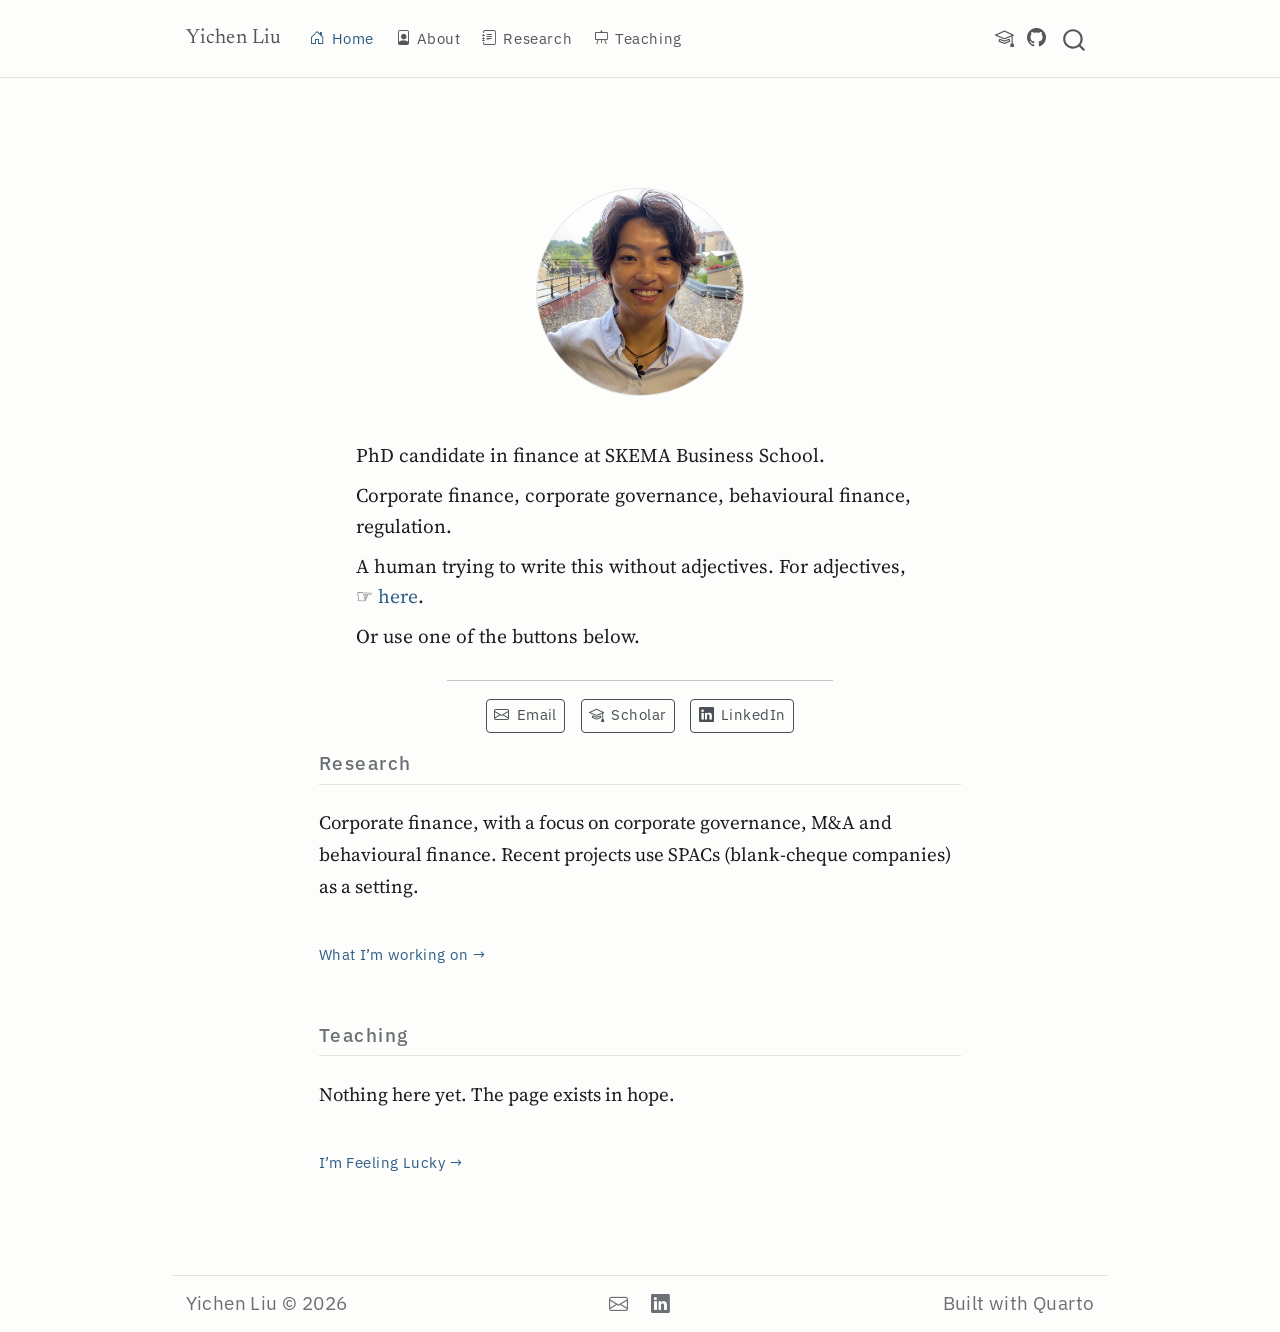
<file: index.html>
<!DOCTYPE html>
<html xmlns="http://www.w3.org/1999/xhtml" lang="en" xml:lang="en"><head>

<meta charset="utf-8">
<meta name="generator" content="quarto-1.10.18">

<meta name="viewport" content="width=device-width, initial-scale=1.0, user-scalable=yes">


<title>Yichen Liu</title>
<style>
/* Default styles provided by pandoc.
** See https://pandoc.org/MANUAL.html#variables-for-html for config info.
*/
span.smallcaps{font-variant: small-caps;}
div.columns{display: flex; gap: 1.5em;}
div.column{flex: auto;}
@media screen {
div.columns{gap: min(4vw, 1.5em);}
div.column{overflow-x: auto;}
}
div.hanging-indent{margin-left: 1.5em; text-indent: -1.5em;}
ul.task-list{list-style: none;}
ul.task-list li input[type="checkbox"] {
  width: 0.8em;
  margin: 0 0.8em 0.2em -1em; /* quarto-specific, see https://github.com/quarto-dev/quarto-cli/issues/4556 */ 
  vertical-align: middle;
}
</style>


<script src="site_libs/quarto-nav/quarto-nav.js"></script>
<script src="site_libs/clipboard/clipboard.min.js"></script>
<script src="site_libs/quarto-search/autocomplete.umd.js"></script>
<script src="site_libs/quarto-search/fuse.min.js"></script>
<script src="site_libs/quarto-search/quarto-search.js"></script>
<meta name="quarto:offset" content="./">
<script src="site_libs/quarto-html/quarto.js" type="module"></script>
<script src="site_libs/quarto-html/tabsets/tabsets.js" type="module"></script>
<script src="site_libs/quarto-html/popper.min.js"></script>
<script src="site_libs/quarto-html/tippy.umd.min.js"></script>
<link href="site_libs/quarto-html/tippy.css" rel="stylesheet">
<link href="site_libs/quarto-html/quarto-syntax-highlighting-75d06ac546b781faeae0beb5d2969844.css" rel="stylesheet" id="quarto-text-highlighting-styles">
<script src="site_libs/bootstrap/bootstrap.min.js"></script>
<link href="site_libs/bootstrap/bootstrap-icons.css" rel="stylesheet">
<link href="site_libs/bootstrap/bootstrap-da382be861b5b99f1867122f31bb0491.min.css" rel="stylesheet" append-hash="true" id="quarto-bootstrap" data-mode="light">
<script id="quarto-search-options" type="application/json">{
  "location": "navbar",
  "copy-button": false,
  "collapse-after": 3,
  "panel-placement": "end",
  "type": "overlay",
  "limit": 50,
  "keyboard-shortcut": [
    "f",
    "/",
    "s"
  ],
  "show-item-context": false,
  "language": {
    "search-no-results-text": "No results",
    "search-matching-documents-text": "matching documents",
    "search-copy-link-title": "Copy link to search",
    "search-hide-matches-text": "Hide additional matches",
    "search-more-match-text": "more match in this document",
    "search-more-matches-text": "more matches in this document",
    "search-clear-button-title": "Clear",
    "search-text-placeholder": "",
    "search-detached-cancel-button-title": "Cancel",
    "search-submit-button-title": "Submit",
    "search-label": "Search"
  }
}</script>
<link rel="preconnect" href="https://fonts.googleapis.com">
<link rel="preconnect" href="https://fonts.gstatic.com" crossorigin="">
<link href="https://fonts.googleapis.com/css2?family=Newsreader:opsz,wght@6..72,400;6..72,500&amp;family=Source+Serif+4:opsz,wght@8..60,400;8..60,600&amp;family=IBM+Plex+Sans:wght@400;500&amp;display=swap" rel="stylesheet">


<meta property="og:title" content="Yichen Liu">
<meta property="og:description" content="PhD candidate in finance.">
<meta property="og:image" content="https://nehciyl.github.io/profile.jpg">
<meta property="og:site_name" content="Yichen Liu">
</head>

<body class="nav-fixed quarto-light">

<div id="quarto-search-results"></div>
  <header id="quarto-header" class="headroom fixed-top">
    <nav class="navbar navbar-expand-lg " data-bs-theme="dark">
      <div class="navbar-container container-fluid">
      <div class="navbar-brand-container mx-auto">
    <a class="navbar-brand" href="./index.html">
    <span class="navbar-title">Yichen Liu</span>
    </a>
  </div>
            <div id="quarto-search" class="" title="Search"></div>
          <button class="navbar-toggler" type="button" data-bs-toggle="collapse" data-bs-target="#navbarCollapse" aria-controls="navbarCollapse" role="menu" aria-expanded="false" aria-label="Toggle navigation" onclick="if (window.quartoToggleHeadroom) { window.quartoToggleHeadroom(); }">
  <span class="navbar-toggler-icon"></span>
</button>
          <div class="collapse navbar-collapse" id="navbarCollapse">
            <ul class="navbar-nav navbar-nav-scroll me-auto">
  <li class="nav-item">
    <a class="nav-link active" href="./index.html" aria-current="page"> <i class="bi bi-house-door" role="img">
</i> 
<span class="menu-text">Home</span></a>
  </li>  
  <li class="nav-item">
    <a class="nav-link" href="./about.html"> <i class="bi bi-file-person" role="img">
</i> 
<span class="menu-text">About</span></a>
  </li>  
  <li class="nav-item">
    <a class="nav-link" href="./research.html"> <i class="bi bi-journal-text" role="img">
</i> 
<span class="menu-text">Research</span></a>
  </li>  
  <li class="nav-item">
    <a class="nav-link" href="./teaching.html"> <i class="bi bi-easel" role="img">
</i> 
<span class="menu-text">Teaching</span></a>
  </li>  
</ul>
          </div> <!-- /navcollapse -->
            <div class="quarto-navbar-tools">
    <a href="https://orcid.org/0009-0001-8822-1929" title="" class="quarto-navigation-tool px-1" aria-label=""><i class="bi bi-mortarboard"></i></a>
    <a href="https://github.com/NehciyL" title="" class="quarto-navigation-tool px-1" aria-label=""><i class="bi bi-github"></i></a>
</div>
      </div> <!-- /container-fluid -->
    </nav>
</header>
<!-- content -->
<div id="quarto-content" class="quarto-container page-columns page-rows-contents page-layout-full page-navbar">
<!-- sidebar -->
<!-- margin-sidebar -->
    
<!-- main -->
<main class="content column-page" id="quarto-document-content">




<div class="quarto-about-jolla column-page">
  <img src="profile.jpg" class="about-image
  round " style="height: 11em; width: 11em;">
 <header id="title-block-header" class="quarto-title-block"></header><div id="intro">
<ul>
<li>PhD candidate in finance at SKEMA Business School.</li>
<li>Corporate finance, corporate governance, behavioural finance, regulation.</li>
<li>A human trying to write this without adjectives. For adjectives, ☞ <a href="./about.html">here</a>.</li>
<li>Or use one of the buttons below.</li>
</ul>
</div> 
  <hr class="about-sep">
   <div class="about-links">
  <a href="mailto:yichen1.liu@skema.edu" class="about-link" rel="" target="">
    <i class="bi bi-envelope"></i>
     <span class="about-link-text">Email</span>
  </a>
  <a href="https://orcid.org/0009-0001-8822-1929" class="about-link" rel="" target="">
    <i class="bi bi-mortarboard"></i>
     <span class="about-link-text">Scholar</span>
  </a>
  <a href="https://www.linkedin.com/in/yichen-l-a84246105" class="about-link" rel="" target="">
    <i class="bi bi-linkedin"></i>
     <span class="about-link-text">LinkedIn</span>
  </a>
</div>
</div>

<section id="research" class="level2">
<h2 data-anchor-id="research">Research</h2>
<p>Corporate finance, with a focus on corporate governance, M&amp;A and behavioural finance. Recent projects use SPACs (blank-cheque companies) as a setting.</p>
<p><a href="./research.html" class="more">What I’m working on →</a></p>
</section>
<section id="teaching" class="level2">
<h2 data-anchor-id="teaching">Teaching</h2>
<p>Nothing here yet. The page exists in hope.</p>
<p><a href="./teaching.html" class="more">I’m Feeling Lucky →</a></p>



</section>

<a onclick="window.scrollTo(0, 0); return false;" role="button" id="quarto-back-to-top"><i class="bi bi-arrow-up"></i> Back to top</a></main> <!-- /main -->
<script id="quarto-html-after-body" type="application/javascript">
  window.document.addEventListener("DOMContentLoaded", function (event) {
    const isCodeAnnotation = (el) => {
      for (const clz of el.classList) {
        if (clz.startsWith('code-annotation-')) {                     
          return true;
        }
      }
      return false;
    }
    const onCopySuccess = function(e) {
      // button target
      const button = e.trigger;
      // don't keep focus
      button.blur();
      // flash "checked"
      button.classList.add('code-copy-button-checked');
      var currentTitle = button.getAttribute("title");
      button.setAttribute("title", "Copied!");
      let tooltip;
      if (window.bootstrap) {
        button.setAttribute("data-bs-toggle", "tooltip");
        button.setAttribute("data-bs-placement", "left");
        button.setAttribute("data-bs-title", "Copied!");
        tooltip = new bootstrap.Tooltip(button, 
          { trigger: "manual", 
            customClass: "code-copy-button-tooltip",
            offset: [0, -8]});
        tooltip.show();    
      }
      setTimeout(function() {
        if (tooltip) {
          tooltip.hide();
          button.removeAttribute("data-bs-title");
          button.removeAttribute("data-bs-toggle");
          button.removeAttribute("data-bs-placement");
        }
        button.setAttribute("title", currentTitle);
        button.classList.remove('code-copy-button-checked');
      }, 1000);
      // clear code selection
      e.clearSelection();
    }
    const getTextToCopy = function(trigger) {
      const outerScaffold = trigger.parentElement.cloneNode(true);
      const codeEl = outerScaffold.querySelector('code');
      for (const childEl of codeEl.children) {
        if (isCodeAnnotation(childEl)) {
          childEl.remove();
        }
      }
      return codeEl.innerText;
    }
    const clipboard = new window.ClipboardJS('.code-copy-button:not([data-in-quarto-modal])', {
      text: getTextToCopy
    });
    clipboard.on('success', onCopySuccess);
    if (window.document.getElementById('quarto-embedded-source-code-modal')) {
      const clipboardModal = new window.ClipboardJS('.code-copy-button[data-in-quarto-modal]', {
        text: getTextToCopy,
        container: window.document.getElementById('quarto-embedded-source-code-modal')
      });
      clipboardModal.on('success', onCopySuccess);
    }
      var localhostRegex = new RegExp(/^(?:http|https):\/\/localhost\:?[0-9]*\//);
      var mailtoRegex = new RegExp(/^mailto:/);
        var filterRegex = new RegExp("https:\/\/nehciyl\.github\.io\/");
      var isInternal = (href) => {
          return filterRegex.test(href) || localhostRegex.test(href) || mailtoRegex.test(href);
      }
      // Inspect non-navigation links and adorn them if external
     var links = window.document.querySelectorAll('a[href]:not(.nav-link):not(.navbar-brand):not(.toc-action):not(.sidebar-link):not(.sidebar-item-toggle):not(.pagination-link):not(.no-external):not([aria-hidden]):not(.dropdown-item):not(.quarto-navigation-tool):not(.about-link)');
      for (var i=0; i<links.length; i++) {
        const link = links[i];
        if (!isInternal(link.href)) {
          // undo the damage that might have been done by quarto-nav.js in the case of
          // links that we want to consider external
          if (link.dataset.originalHref !== undefined) {
            link.href = link.dataset.originalHref;
          }
            // target, if specified
            link.setAttribute("target", "_blank");
            if (link.getAttribute("rel") === null) {
              link.setAttribute("rel", "noopener");
            }
        }
      }
    function tippyHover(el, contentFn, onTriggerFn, onUntriggerFn) {
      const config = {
        allowHTML: true,
        maxWidth: 500,
        delay: 100,
        arrow: false,
        appendTo: function(el) {
            return el.parentElement;
        },
        interactive: true,
        interactiveBorder: 10,
        theme: 'quarto',
        placement: 'bottom-start',
      };
      if (contentFn) {
        config.content = contentFn;
      }
      if (onTriggerFn) {
        config.onTrigger = onTriggerFn;
      }
      if (onUntriggerFn) {
        config.onUntrigger = onUntriggerFn;
      }
      window.tippy(el, config); 
    }
    const noterefs = window.document.querySelectorAll('a[role="doc-noteref"]');
    for (var i=0; i<noterefs.length; i++) {
      const ref = noterefs[i];
      tippyHover(ref, function() {
        // use id or data attribute instead here
        let href = ref.getAttribute('data-footnote-href') || ref.getAttribute('href');
        try { href = new URL(href).hash; } catch {}
        const id = href.replace(/^#\/?/, "");
        const note = window.document.getElementById(id);
        if (note) {
          return note.innerHTML;
        } else {
          return "";
        }
      });
    }
    const xrefs = window.document.querySelectorAll('a.quarto-xref');
    const processXRef = (id, note) => {
      // Strip column container classes
      const stripColumnClz = (el) => {
        el.classList.remove("page-full", "page-columns");
        if (el.children) {
          for (const child of el.children) {
            stripColumnClz(child);
          }
        }
      }
      stripColumnClz(note)
      if (id === null || id.startsWith('sec-')) {
        // Special case sections, only their first couple elements
        const container = document.createElement("div");
        if (note.children && note.children.length > 2) {
          container.appendChild(note.children[0].cloneNode(true));
          for (let i = 1; i < note.children.length; i++) {
            const child = note.children[i];
            if (child.tagName === "P" && child.innerText === "") {
              continue;
            } else {
              container.appendChild(child.cloneNode(true));
              break;
            }
          }
          if (window.Quarto?.typesetMath) {
            window.Quarto.typesetMath(container);
          }
          return container.innerHTML
        } else {
          if (window.Quarto?.typesetMath) {
            window.Quarto.typesetMath(note);
          }
          return note.innerHTML;
        }
      } else {
        // Remove any anchor links if they are present
        const anchorLink = note.querySelector('a.anchorjs-link');
        if (anchorLink) {
          anchorLink.remove();
        }
        if (window.Quarto?.typesetMath) {
          window.Quarto.typesetMath(note);
        }
        if (note.classList.contains("callout")) {
          return note.outerHTML;
        } else {
          return note.innerHTML;
        }
      }
    }
    for (var i=0; i<xrefs.length; i++) {
      const xref = xrefs[i];
      tippyHover(xref, undefined, function(instance) {
        instance.disable();
        let url = xref.getAttribute('href');
        let hash = undefined; 
        if (url.startsWith('#')) {
          hash = url;
        } else {
          try { hash = new URL(url).hash; } catch {}
        }
        if (hash) {
          const id = hash.replace(/^#\/?/, "");
          const note = window.document.getElementById(id);
          if (note !== null) {
            try {
              const html = processXRef(id, note.cloneNode(true));
              instance.setContent(html);
            } finally {
              instance.enable();
              instance.show();
            }
          } else {
            // See if we can fetch this
            fetch(url.split('#')[0])
            .then(res => res.text())
            .then(html => {
              const parser = new DOMParser();
              const htmlDoc = parser.parseFromString(html, "text/html");
              const note = htmlDoc.getElementById(id);
              if (note !== null) {
                const html = processXRef(id, note);
                instance.setContent(html);
              } 
            }).finally(() => {
              instance.enable();
              instance.show();
            });
          }
        } else {
          // See if we can fetch a full url (with no hash to target)
          // This is a special case and we should probably do some content thinning / targeting
          fetch(url)
          .then(res => res.text())
          .then(html => {
            const parser = new DOMParser();
            const htmlDoc = parser.parseFromString(html, "text/html");
            const note = htmlDoc.querySelector('main.content');
            if (note !== null) {
              // This should only happen for chapter cross references
              // (since there is no id in the URL)
              // remove the first header
              if (note.children.length > 0 && note.children[0].tagName === "HEADER") {
                note.children[0].remove();
              }
              const html = processXRef(null, note);
              instance.setContent(html);
            } 
          }).finally(() => {
            instance.enable();
            instance.show();
          });
        }
      }, function(instance) {
      });
    }
        let selectedAnnoteEl;
        const selectorForAnnotation = ( cell, annotation) => {
          let cellAttr = 'data-code-cell="' + cell + '"';
          let lineAttr = 'data-code-annotation="' +  annotation + '"';
          const selector = 'span[' + cellAttr + '][' + lineAttr + ']';
          return selector;
        }
        const selectCodeLines = (annoteEl) => {
          const doc = window.document;
          const targetCell = annoteEl.getAttribute("data-target-cell");
          const targetAnnotation = annoteEl.getAttribute("data-target-annotation");
          const annoteSpan = window.document.querySelector(selectorForAnnotation(targetCell, targetAnnotation));
          const lines = annoteSpan.getAttribute("data-code-lines").split(",");
          const lineIds = lines.map((line) => {
            return targetCell + "-" + line;
          })
          let top = null;
          let height = null;
          let parent = null;
          if (lineIds.length > 0) {
              //compute the position of the single el (top and bottom and make a div)
              const el = window.document.getElementById(lineIds[0]);
              top = el.offsetTop;
              height = el.offsetHeight;
              parent = el.parentElement.parentElement;
            if (lineIds.length > 1) {
              const lastEl = window.document.getElementById(lineIds[lineIds.length - 1]);
              const bottom = lastEl.offsetTop + lastEl.offsetHeight;
              height = bottom - top;
            }
            if (top !== null && height !== null && parent !== null) {
              // cook up a div (if necessary) and position it 
              let div = window.document.getElementById("code-annotation-line-highlight");
              if (div === null) {
                div = window.document.createElement("div");
                div.setAttribute("id", "code-annotation-line-highlight");
                div.style.position = 'absolute';
                parent.appendChild(div);
              }
              div.style.top = top - 2 + "px";
              div.style.height = height + 4 + "px";
              div.style.left = 0;
              let gutterDiv = window.document.getElementById("code-annotation-line-highlight-gutter");
              if (gutterDiv === null) {
                gutterDiv = window.document.createElement("div");
                gutterDiv.setAttribute("id", "code-annotation-line-highlight-gutter");
                gutterDiv.style.position = 'absolute';
                const codeCell = window.document.getElementById(targetCell);
                const gutter = codeCell.querySelector('.code-annotation-gutter');
                gutter.appendChild(gutterDiv);
              }
              gutterDiv.style.top = top - 2 + "px";
              gutterDiv.style.height = height + 4 + "px";
            }
            selectedAnnoteEl = annoteEl;
          }
        };
        const unselectCodeLines = () => {
          const elementsIds = ["code-annotation-line-highlight", "code-annotation-line-highlight-gutter"];
          elementsIds.forEach((elId) => {
            const div = window.document.getElementById(elId);
            if (div) {
              div.remove();
            }
          });
          selectedAnnoteEl = undefined;
        };
          // Handle positioning of the toggle
      window.addEventListener(
        "resize",
        throttle(() => {
          elRect = undefined;
          if (selectedAnnoteEl) {
            selectCodeLines(selectedAnnoteEl);
          }
        }, 10)
      );
      function throttle(fn, ms) {
      let throttle = false;
      let timer;
        return (...args) => {
          if(!throttle) { // first call gets through
              fn.apply(this, args);
              throttle = true;
          } else { // all the others get throttled
              if(timer) clearTimeout(timer); // cancel #2
              timer = setTimeout(() => {
                fn.apply(this, args);
                timer = throttle = false;
              }, ms);
          }
        };
      }
        // Attach click handler to the DT
        const annoteDls = window.document.querySelectorAll('dt[data-target-cell]');
        for (const annoteDlNode of annoteDls) {
          annoteDlNode.addEventListener('click', (event) => {
            const clickedEl = event.target;
            if (clickedEl !== selectedAnnoteEl) {
              unselectCodeLines();
              const activeEl = window.document.querySelector('dt[data-target-cell].code-annotation-active');
              if (activeEl) {
                activeEl.classList.remove('code-annotation-active');
              }
              selectCodeLines(clickedEl);
              clickedEl.classList.add('code-annotation-active');
            } else {
              // Unselect the line
              unselectCodeLines();
              clickedEl.classList.remove('code-annotation-active');
            }
          });
        }
    const findCites = (el) => {
      const parentEl = el.parentElement;
      if (parentEl) {
        const cites = parentEl.dataset.cites;
        if (cites) {
          return {
            el,
            cites: cites.split(' ')
          };
        } else {
          return findCites(el.parentElement)
        }
      } else {
        return undefined;
      }
    };
    var bibliorefs = window.document.querySelectorAll('a[role="doc-biblioref"]');
    for (var i=0; i<bibliorefs.length; i++) {
      const ref = bibliorefs[i];
      const citeInfo = findCites(ref);
      if (citeInfo) {
        tippyHover(citeInfo.el, function() {
          var popup = window.document.createElement('div');
          citeInfo.cites.forEach(function(cite) {
            var citeDiv = window.document.createElement('div');
            citeDiv.classList.add('hanging-indent');
            citeDiv.classList.add('csl-entry');
            var biblioDiv = window.document.getElementById('ref-' + cite);
            if (biblioDiv) {
              citeDiv.innerHTML = biblioDiv.innerHTML;
            }
            popup.appendChild(citeDiv);
          });
          return popup.innerHTML;
        });
      }
    }
  });
  </script>
</div> <!-- /content -->
<footer class="footer">
  <div class="nav-footer">
    <div class="nav-footer-left">
<p>Yichen Liu © 2026</p>
</div>   
    <div class="nav-footer-center">
      <ul class="footer-items list-unstyled">
    <li class="nav-item compact">
    <a class="nav-link" href="mailto:yichen1.liu@skema.edu">
      <i class="bi bi-envelope" role="img">
</i> 
    </a>
  </li>  
    <li class="nav-item compact">
    <a class="nav-link" href="https://www.linkedin.com/in/yichen-l-a84246105">
      <i class="bi bi-linkedin" role="img">
</i> 
    </a>
  </li>  
</ul>
    </div>
    <div class="nav-footer-right">
<p>Built with <a href="https://quarto.org/">Quarto</a></p>
</div>
  </div>
</footer>




</body></html>
</file>
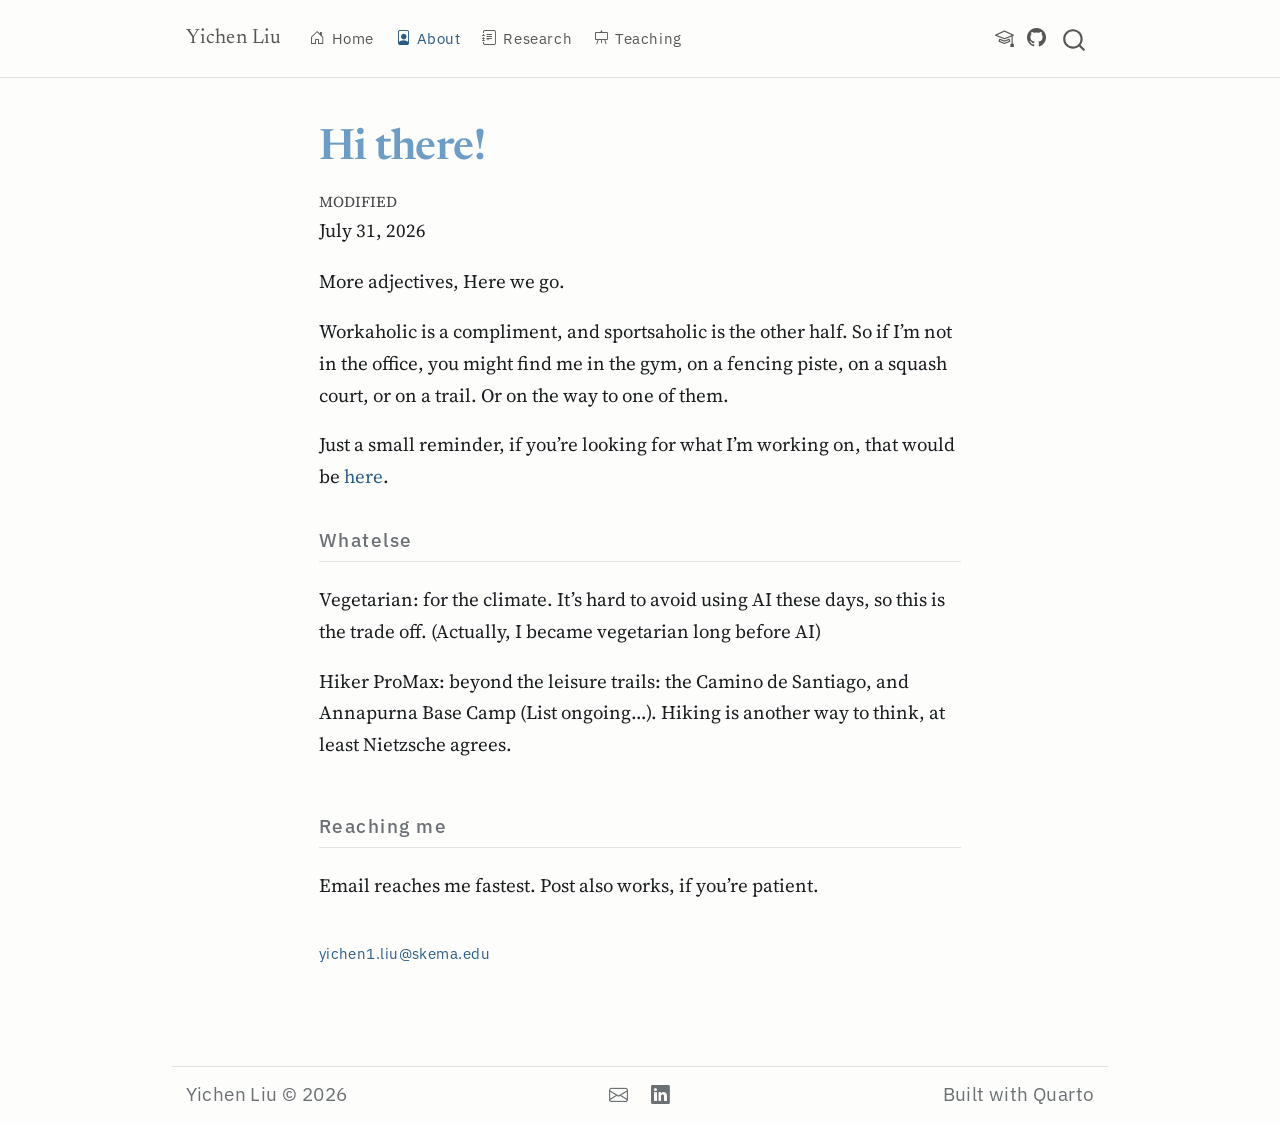
<file: about.html>
<!DOCTYPE html>
<html xmlns="http://www.w3.org/1999/xhtml" lang="en" xml:lang="en"><head>

<meta charset="utf-8">
<meta name="generator" content="quarto-1.10.18">

<meta name="viewport" content="width=device-width, initial-scale=1.0, user-scalable=yes">


<title>Hi there! – Yichen Liu</title>
<style>
/* Default styles provided by pandoc.
** See https://pandoc.org/MANUAL.html#variables-for-html for config info.
*/
span.smallcaps{font-variant: small-caps;}
div.columns{display: flex; gap: 1.5em;}
div.column{flex: auto;}
@media screen {
div.columns{gap: min(4vw, 1.5em);}
div.column{overflow-x: auto;}
}
div.hanging-indent{margin-left: 1.5em; text-indent: -1.5em;}
ul.task-list{list-style: none;}
ul.task-list li input[type="checkbox"] {
  width: 0.8em;
  margin: 0 0.8em 0.2em -1em; /* quarto-specific, see https://github.com/quarto-dev/quarto-cli/issues/4556 */ 
  vertical-align: middle;
}
</style>


<script src="site_libs/quarto-nav/quarto-nav.js"></script>
<script src="site_libs/clipboard/clipboard.min.js"></script>
<script src="site_libs/quarto-search/autocomplete.umd.js"></script>
<script src="site_libs/quarto-search/fuse.min.js"></script>
<script src="site_libs/quarto-search/quarto-search.js"></script>
<meta name="quarto:offset" content="./">
<script src="site_libs/quarto-html/quarto.js" type="module"></script>
<script src="site_libs/quarto-html/tabsets/tabsets.js" type="module"></script>
<script src="site_libs/quarto-html/popper.min.js"></script>
<script src="site_libs/quarto-html/tippy.umd.min.js"></script>
<link href="site_libs/quarto-html/tippy.css" rel="stylesheet">
<link href="site_libs/quarto-html/quarto-syntax-highlighting-75d06ac546b781faeae0beb5d2969844.css" rel="stylesheet" id="quarto-text-highlighting-styles">
<script src="site_libs/bootstrap/bootstrap.min.js"></script>
<link href="site_libs/bootstrap/bootstrap-icons.css" rel="stylesheet">
<link href="site_libs/bootstrap/bootstrap-da382be861b5b99f1867122f31bb0491.min.css" rel="stylesheet" append-hash="true" id="quarto-bootstrap" data-mode="light">
<script id="quarto-search-options" type="application/json">{
  "location": "navbar",
  "copy-button": false,
  "collapse-after": 3,
  "panel-placement": "end",
  "type": "overlay",
  "limit": 50,
  "keyboard-shortcut": [
    "f",
    "/",
    "s"
  ],
  "show-item-context": false,
  "language": {
    "search-no-results-text": "No results",
    "search-matching-documents-text": "matching documents",
    "search-copy-link-title": "Copy link to search",
    "search-hide-matches-text": "Hide additional matches",
    "search-more-match-text": "more match in this document",
    "search-more-matches-text": "more matches in this document",
    "search-clear-button-title": "Clear",
    "search-text-placeholder": "",
    "search-detached-cancel-button-title": "Cancel",
    "search-submit-button-title": "Submit",
    "search-label": "Search"
  }
}</script>
<link rel="preconnect" href="https://fonts.googleapis.com">
<link rel="preconnect" href="https://fonts.gstatic.com" crossorigin="">
<link href="https://fonts.googleapis.com/css2?family=Newsreader:opsz,wght@6..72,400;6..72,500&amp;family=Source+Serif+4:opsz,wght@8..60,400;8..60,600&amp;family=IBM+Plex+Sans:wght@400;500&amp;display=swap" rel="stylesheet">


<meta property="og:title" content="Hi there! – Yichen Liu">
<meta property="og:description" content="PhD candidate in finance.">
<meta property="og:site_name" content="Yichen Liu">
</head>

<body class="nav-fixed fullcontent quarto-light">

<div id="quarto-search-results"></div>
  <header id="quarto-header" class="headroom fixed-top">
    <nav class="navbar navbar-expand-lg " data-bs-theme="dark">
      <div class="navbar-container container-fluid">
      <div class="navbar-brand-container mx-auto">
    <a class="navbar-brand" href="./index.html">
    <span class="navbar-title">Yichen Liu</span>
    </a>
  </div>
            <div id="quarto-search" class="" title="Search"></div>
          <button class="navbar-toggler" type="button" data-bs-toggle="collapse" data-bs-target="#navbarCollapse" aria-controls="navbarCollapse" role="menu" aria-expanded="false" aria-label="Toggle navigation" onclick="if (window.quartoToggleHeadroom) { window.quartoToggleHeadroom(); }">
  <span class="navbar-toggler-icon"></span>
</button>
          <div class="collapse navbar-collapse" id="navbarCollapse">
            <ul class="navbar-nav navbar-nav-scroll me-auto">
  <li class="nav-item">
    <a class="nav-link" href="./index.html"> <i class="bi bi-house-door" role="img">
</i> 
<span class="menu-text">Home</span></a>
  </li>  
  <li class="nav-item">
    <a class="nav-link active" href="./about.html" aria-current="page"> <i class="bi bi-file-person" role="img">
</i> 
<span class="menu-text">About</span></a>
  </li>  
  <li class="nav-item">
    <a class="nav-link" href="./research.html"> <i class="bi bi-journal-text" role="img">
</i> 
<span class="menu-text">Research</span></a>
  </li>  
  <li class="nav-item">
    <a class="nav-link" href="./teaching.html"> <i class="bi bi-easel" role="img">
</i> 
<span class="menu-text">Teaching</span></a>
  </li>  
</ul>
          </div> <!-- /navcollapse -->
            <div class="quarto-navbar-tools">
    <a href="https://orcid.org/0009-0001-8822-1929" title="" class="quarto-navigation-tool px-1" aria-label=""><i class="bi bi-mortarboard"></i></a>
    <a href="https://github.com/NehciyL" title="" class="quarto-navigation-tool px-1" aria-label=""><i class="bi bi-github"></i></a>
</div>
      </div> <!-- /container-fluid -->
    </nav>
</header>
<!-- content -->
<div id="quarto-content" class="quarto-container page-columns page-rows-contents page-layout-article page-navbar">
<!-- sidebar -->
<!-- margin-sidebar -->
    
<!-- main -->
<main class="content" id="quarto-document-content">

<header id="title-block-header" class="quarto-title-block default">
<div class="quarto-title">
<h1 class="title">Hi there!</h1>
</div>



<div class="quarto-title-meta">

    
  
    <div>
    <div class="quarto-title-meta-heading">Modified</div>
    <div class="quarto-title-meta-contents">
      <p class="date-modified">July 31, 2026</p>
    </div>
  </div>
    
  </div>
  


</header>


<p>More adjectives, Here we go.</p>
<p>Workaholic is a compliment, and sportsaholic is the other half. So if I’m not in the office, you might find me in the gym, on a fencing piste, on a squash court, or on a trail. Or on the way to one of them.</p>
<p>Just a small reminder, if you’re looking for what I’m working on, that would be <a href="./research.html">here</a>.</p>
<section id="whatelse" class="level2">
<h2 data-anchor-id="whatelse">Whatelse</h2>
<p>Vegetarian: for the climate. It’s hard to avoid using AI these days, so this is the trade off. (Actually, I became vegetarian long before AI)</p>
<p>Hiker ProMax: beyond the leisure trails: the Camino de Santiago, and Annapurna Base Camp (List ongoing…). Hiking is another way to think, at least Nietzsche agrees.</p>
</section>
<section id="reaching-me" class="level2">
<h2 data-anchor-id="reaching-me">Reaching me</h2>
<p>Email reaches me fastest. Post also works, if you’re patient.</p>
<p><a href="mailto:yichen1.liu@skema.edu" class="more">yichen1.liu@skema.edu</a></p>


</section>

<a onclick="window.scrollTo(0, 0); return false;" role="button" id="quarto-back-to-top"><i class="bi bi-arrow-up"></i> Back to top</a></main> <!-- /main -->
<script id="quarto-html-after-body" type="application/javascript">
  window.document.addEventListener("DOMContentLoaded", function (event) {
    const isCodeAnnotation = (el) => {
      for (const clz of el.classList) {
        if (clz.startsWith('code-annotation-')) {                     
          return true;
        }
      }
      return false;
    }
    const onCopySuccess = function(e) {
      // button target
      const button = e.trigger;
      // don't keep focus
      button.blur();
      // flash "checked"
      button.classList.add('code-copy-button-checked');
      var currentTitle = button.getAttribute("title");
      button.setAttribute("title", "Copied!");
      let tooltip;
      if (window.bootstrap) {
        button.setAttribute("data-bs-toggle", "tooltip");
        button.setAttribute("data-bs-placement", "left");
        button.setAttribute("data-bs-title", "Copied!");
        tooltip = new bootstrap.Tooltip(button, 
          { trigger: "manual", 
            customClass: "code-copy-button-tooltip",
            offset: [0, -8]});
        tooltip.show();    
      }
      setTimeout(function() {
        if (tooltip) {
          tooltip.hide();
          button.removeAttribute("data-bs-title");
          button.removeAttribute("data-bs-toggle");
          button.removeAttribute("data-bs-placement");
        }
        button.setAttribute("title", currentTitle);
        button.classList.remove('code-copy-button-checked');
      }, 1000);
      // clear code selection
      e.clearSelection();
    }
    const getTextToCopy = function(trigger) {
      const outerScaffold = trigger.parentElement.cloneNode(true);
      const codeEl = outerScaffold.querySelector('code');
      for (const childEl of codeEl.children) {
        if (isCodeAnnotation(childEl)) {
          childEl.remove();
        }
      }
      return codeEl.innerText;
    }
    const clipboard = new window.ClipboardJS('.code-copy-button:not([data-in-quarto-modal])', {
      text: getTextToCopy
    });
    clipboard.on('success', onCopySuccess);
    if (window.document.getElementById('quarto-embedded-source-code-modal')) {
      const clipboardModal = new window.ClipboardJS('.code-copy-button[data-in-quarto-modal]', {
        text: getTextToCopy,
        container: window.document.getElementById('quarto-embedded-source-code-modal')
      });
      clipboardModal.on('success', onCopySuccess);
    }
      var localhostRegex = new RegExp(/^(?:http|https):\/\/localhost\:?[0-9]*\//);
      var mailtoRegex = new RegExp(/^mailto:/);
        var filterRegex = new RegExp("https:\/\/nehciyl\.github\.io\/");
      var isInternal = (href) => {
          return filterRegex.test(href) || localhostRegex.test(href) || mailtoRegex.test(href);
      }
      // Inspect non-navigation links and adorn them if external
     var links = window.document.querySelectorAll('a[href]:not(.nav-link):not(.navbar-brand):not(.toc-action):not(.sidebar-link):not(.sidebar-item-toggle):not(.pagination-link):not(.no-external):not([aria-hidden]):not(.dropdown-item):not(.quarto-navigation-tool):not(.about-link)');
      for (var i=0; i<links.length; i++) {
        const link = links[i];
        if (!isInternal(link.href)) {
          // undo the damage that might have been done by quarto-nav.js in the case of
          // links that we want to consider external
          if (link.dataset.originalHref !== undefined) {
            link.href = link.dataset.originalHref;
          }
            // target, if specified
            link.setAttribute("target", "_blank");
            if (link.getAttribute("rel") === null) {
              link.setAttribute("rel", "noopener");
            }
        }
      }
    function tippyHover(el, contentFn, onTriggerFn, onUntriggerFn) {
      const config = {
        allowHTML: true,
        maxWidth: 500,
        delay: 100,
        arrow: false,
        appendTo: function(el) {
            return el.parentElement;
        },
        interactive: true,
        interactiveBorder: 10,
        theme: 'quarto',
        placement: 'bottom-start',
      };
      if (contentFn) {
        config.content = contentFn;
      }
      if (onTriggerFn) {
        config.onTrigger = onTriggerFn;
      }
      if (onUntriggerFn) {
        config.onUntrigger = onUntriggerFn;
      }
      window.tippy(el, config); 
    }
    const noterefs = window.document.querySelectorAll('a[role="doc-noteref"]');
    for (var i=0; i<noterefs.length; i++) {
      const ref = noterefs[i];
      tippyHover(ref, function() {
        // use id or data attribute instead here
        let href = ref.getAttribute('data-footnote-href') || ref.getAttribute('href');
        try { href = new URL(href).hash; } catch {}
        const id = href.replace(/^#\/?/, "");
        const note = window.document.getElementById(id);
        if (note) {
          return note.innerHTML;
        } else {
          return "";
        }
      });
    }
    const xrefs = window.document.querySelectorAll('a.quarto-xref');
    const processXRef = (id, note) => {
      // Strip column container classes
      const stripColumnClz = (el) => {
        el.classList.remove("page-full", "page-columns");
        if (el.children) {
          for (const child of el.children) {
            stripColumnClz(child);
          }
        }
      }
      stripColumnClz(note)
      if (id === null || id.startsWith('sec-')) {
        // Special case sections, only their first couple elements
        const container = document.createElement("div");
        if (note.children && note.children.length > 2) {
          container.appendChild(note.children[0].cloneNode(true));
          for (let i = 1; i < note.children.length; i++) {
            const child = note.children[i];
            if (child.tagName === "P" && child.innerText === "") {
              continue;
            } else {
              container.appendChild(child.cloneNode(true));
              break;
            }
          }
          if (window.Quarto?.typesetMath) {
            window.Quarto.typesetMath(container);
          }
          return container.innerHTML
        } else {
          if (window.Quarto?.typesetMath) {
            window.Quarto.typesetMath(note);
          }
          return note.innerHTML;
        }
      } else {
        // Remove any anchor links if they are present
        const anchorLink = note.querySelector('a.anchorjs-link');
        if (anchorLink) {
          anchorLink.remove();
        }
        if (window.Quarto?.typesetMath) {
          window.Quarto.typesetMath(note);
        }
        if (note.classList.contains("callout")) {
          return note.outerHTML;
        } else {
          return note.innerHTML;
        }
      }
    }
    for (var i=0; i<xrefs.length; i++) {
      const xref = xrefs[i];
      tippyHover(xref, undefined, function(instance) {
        instance.disable();
        let url = xref.getAttribute('href');
        let hash = undefined; 
        if (url.startsWith('#')) {
          hash = url;
        } else {
          try { hash = new URL(url).hash; } catch {}
        }
        if (hash) {
          const id = hash.replace(/^#\/?/, "");
          const note = window.document.getElementById(id);
          if (note !== null) {
            try {
              const html = processXRef(id, note.cloneNode(true));
              instance.setContent(html);
            } finally {
              instance.enable();
              instance.show();
            }
          } else {
            // See if we can fetch this
            fetch(url.split('#')[0])
            .then(res => res.text())
            .then(html => {
              const parser = new DOMParser();
              const htmlDoc = parser.parseFromString(html, "text/html");
              const note = htmlDoc.getElementById(id);
              if (note !== null) {
                const html = processXRef(id, note);
                instance.setContent(html);
              } 
            }).finally(() => {
              instance.enable();
              instance.show();
            });
          }
        } else {
          // See if we can fetch a full url (with no hash to target)
          // This is a special case and we should probably do some content thinning / targeting
          fetch(url)
          .then(res => res.text())
          .then(html => {
            const parser = new DOMParser();
            const htmlDoc = parser.parseFromString(html, "text/html");
            const note = htmlDoc.querySelector('main.content');
            if (note !== null) {
              // This should only happen for chapter cross references
              // (since there is no id in the URL)
              // remove the first header
              if (note.children.length > 0 && note.children[0].tagName === "HEADER") {
                note.children[0].remove();
              }
              const html = processXRef(null, note);
              instance.setContent(html);
            } 
          }).finally(() => {
            instance.enable();
            instance.show();
          });
        }
      }, function(instance) {
      });
    }
        let selectedAnnoteEl;
        const selectorForAnnotation = ( cell, annotation) => {
          let cellAttr = 'data-code-cell="' + cell + '"';
          let lineAttr = 'data-code-annotation="' +  annotation + '"';
          const selector = 'span[' + cellAttr + '][' + lineAttr + ']';
          return selector;
        }
        const selectCodeLines = (annoteEl) => {
          const doc = window.document;
          const targetCell = annoteEl.getAttribute("data-target-cell");
          const targetAnnotation = annoteEl.getAttribute("data-target-annotation");
          const annoteSpan = window.document.querySelector(selectorForAnnotation(targetCell, targetAnnotation));
          const lines = annoteSpan.getAttribute("data-code-lines").split(",");
          const lineIds = lines.map((line) => {
            return targetCell + "-" + line;
          })
          let top = null;
          let height = null;
          let parent = null;
          if (lineIds.length > 0) {
              //compute the position of the single el (top and bottom and make a div)
              const el = window.document.getElementById(lineIds[0]);
              top = el.offsetTop;
              height = el.offsetHeight;
              parent = el.parentElement.parentElement;
            if (lineIds.length > 1) {
              const lastEl = window.document.getElementById(lineIds[lineIds.length - 1]);
              const bottom = lastEl.offsetTop + lastEl.offsetHeight;
              height = bottom - top;
            }
            if (top !== null && height !== null && parent !== null) {
              // cook up a div (if necessary) and position it 
              let div = window.document.getElementById("code-annotation-line-highlight");
              if (div === null) {
                div = window.document.createElement("div");
                div.setAttribute("id", "code-annotation-line-highlight");
                div.style.position = 'absolute';
                parent.appendChild(div);
              }
              div.style.top = top - 2 + "px";
              div.style.height = height + 4 + "px";
              div.style.left = 0;
              let gutterDiv = window.document.getElementById("code-annotation-line-highlight-gutter");
              if (gutterDiv === null) {
                gutterDiv = window.document.createElement("div");
                gutterDiv.setAttribute("id", "code-annotation-line-highlight-gutter");
                gutterDiv.style.position = 'absolute';
                const codeCell = window.document.getElementById(targetCell);
                const gutter = codeCell.querySelector('.code-annotation-gutter');
                gutter.appendChild(gutterDiv);
              }
              gutterDiv.style.top = top - 2 + "px";
              gutterDiv.style.height = height + 4 + "px";
            }
            selectedAnnoteEl = annoteEl;
          }
        };
        const unselectCodeLines = () => {
          const elementsIds = ["code-annotation-line-highlight", "code-annotation-line-highlight-gutter"];
          elementsIds.forEach((elId) => {
            const div = window.document.getElementById(elId);
            if (div) {
              div.remove();
            }
          });
          selectedAnnoteEl = undefined;
        };
          // Handle positioning of the toggle
      window.addEventListener(
        "resize",
        throttle(() => {
          elRect = undefined;
          if (selectedAnnoteEl) {
            selectCodeLines(selectedAnnoteEl);
          }
        }, 10)
      );
      function throttle(fn, ms) {
      let throttle = false;
      let timer;
        return (...args) => {
          if(!throttle) { // first call gets through
              fn.apply(this, args);
              throttle = true;
          } else { // all the others get throttled
              if(timer) clearTimeout(timer); // cancel #2
              timer = setTimeout(() => {
                fn.apply(this, args);
                timer = throttle = false;
              }, ms);
          }
        };
      }
        // Attach click handler to the DT
        const annoteDls = window.document.querySelectorAll('dt[data-target-cell]');
        for (const annoteDlNode of annoteDls) {
          annoteDlNode.addEventListener('click', (event) => {
            const clickedEl = event.target;
            if (clickedEl !== selectedAnnoteEl) {
              unselectCodeLines();
              const activeEl = window.document.querySelector('dt[data-target-cell].code-annotation-active');
              if (activeEl) {
                activeEl.classList.remove('code-annotation-active');
              }
              selectCodeLines(clickedEl);
              clickedEl.classList.add('code-annotation-active');
            } else {
              // Unselect the line
              unselectCodeLines();
              clickedEl.classList.remove('code-annotation-active');
            }
          });
        }
    const findCites = (el) => {
      const parentEl = el.parentElement;
      if (parentEl) {
        const cites = parentEl.dataset.cites;
        if (cites) {
          return {
            el,
            cites: cites.split(' ')
          };
        } else {
          return findCites(el.parentElement)
        }
      } else {
        return undefined;
      }
    };
    var bibliorefs = window.document.querySelectorAll('a[role="doc-biblioref"]');
    for (var i=0; i<bibliorefs.length; i++) {
      const ref = bibliorefs[i];
      const citeInfo = findCites(ref);
      if (citeInfo) {
        tippyHover(citeInfo.el, function() {
          var popup = window.document.createElement('div');
          citeInfo.cites.forEach(function(cite) {
            var citeDiv = window.document.createElement('div');
            citeDiv.classList.add('hanging-indent');
            citeDiv.classList.add('csl-entry');
            var biblioDiv = window.document.getElementById('ref-' + cite);
            if (biblioDiv) {
              citeDiv.innerHTML = biblioDiv.innerHTML;
            }
            popup.appendChild(citeDiv);
          });
          return popup.innerHTML;
        });
      }
    }
  });
  </script>
</div> <!-- /content -->
<footer class="footer">
  <div class="nav-footer">
    <div class="nav-footer-left">
<p>Yichen Liu © 2026</p>
</div>   
    <div class="nav-footer-center">
      <ul class="footer-items list-unstyled">
    <li class="nav-item compact">
    <a class="nav-link" href="mailto:yichen1.liu@skema.edu">
      <i class="bi bi-envelope" role="img">
</i> 
    </a>
  </li>  
    <li class="nav-item compact">
    <a class="nav-link" href="https://www.linkedin.com/in/yichen-l-a84246105">
      <i class="bi bi-linkedin" role="img">
</i> 
    </a>
  </li>  
</ul>
    </div>
    <div class="nav-footer-right">
<p>Built with <a href="https://quarto.org/">Quarto</a></p>
</div>
  </div>
</footer>




</body></html>
</file>
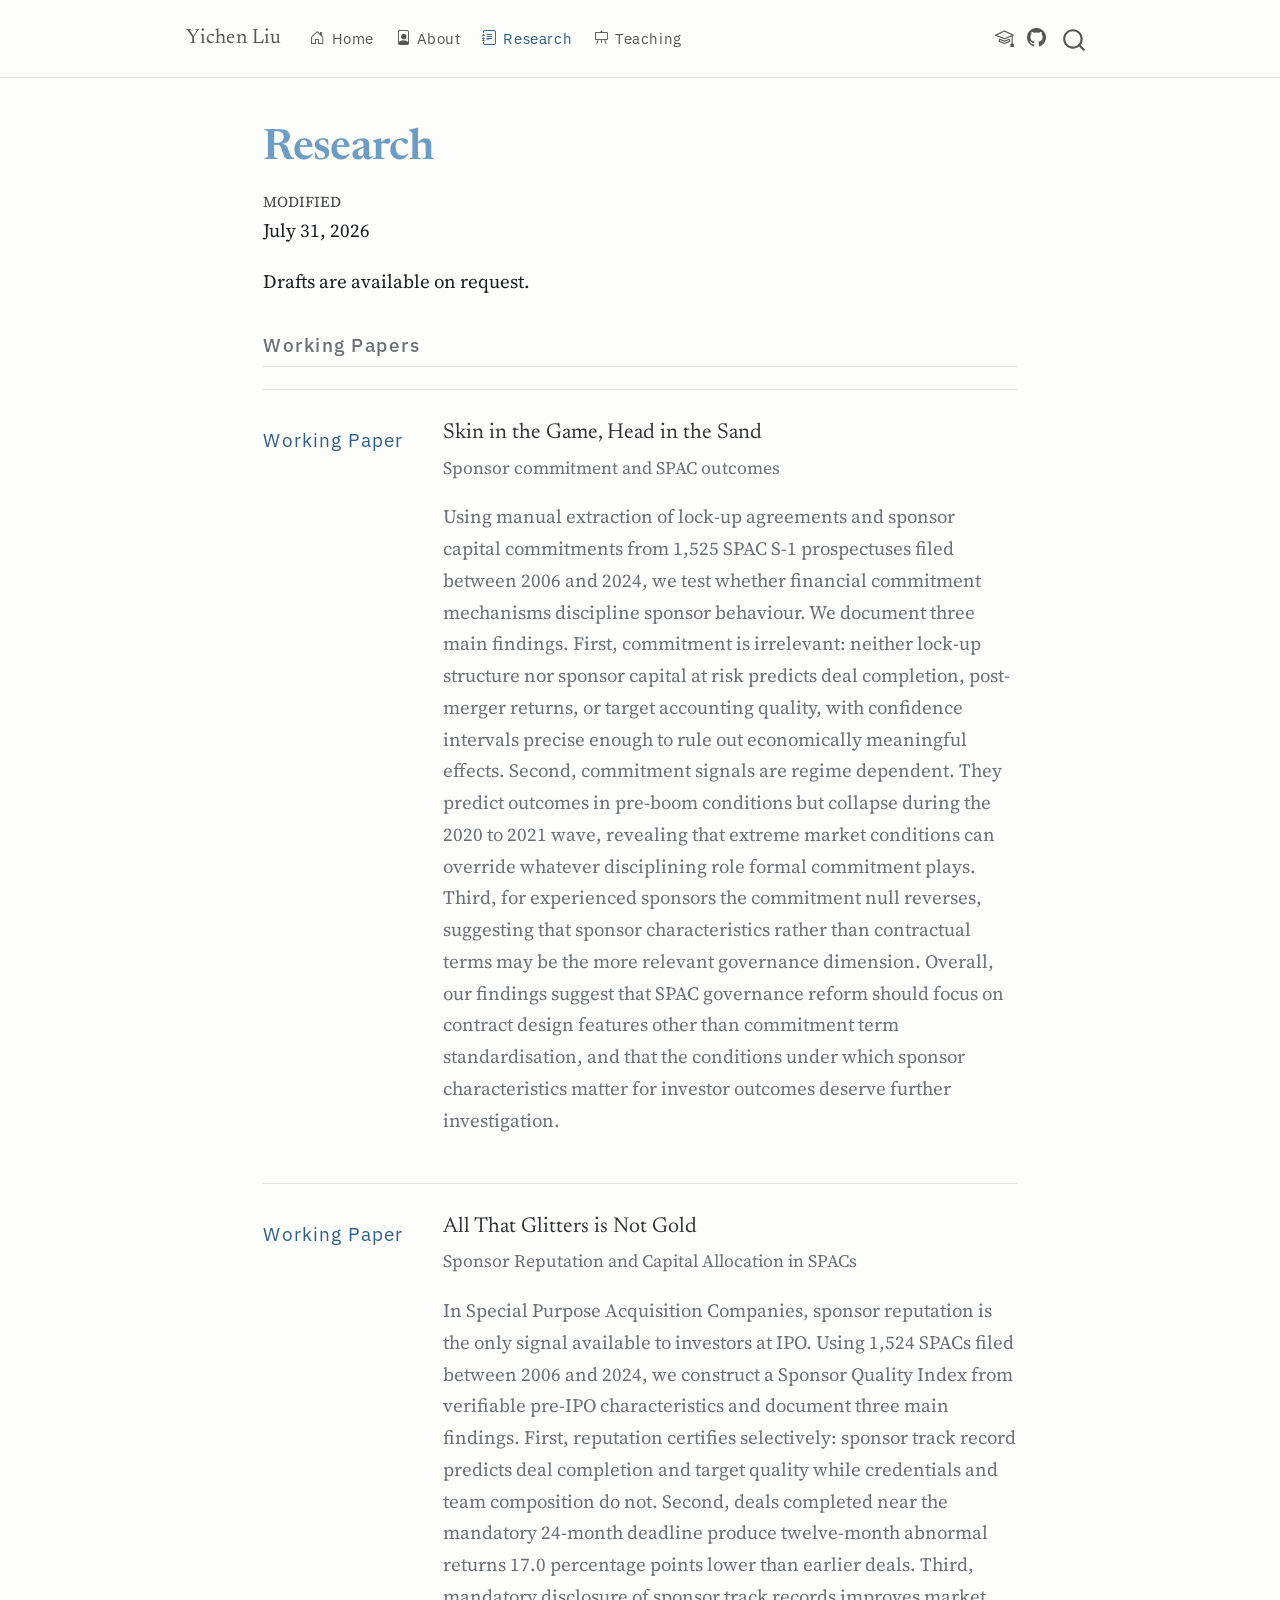
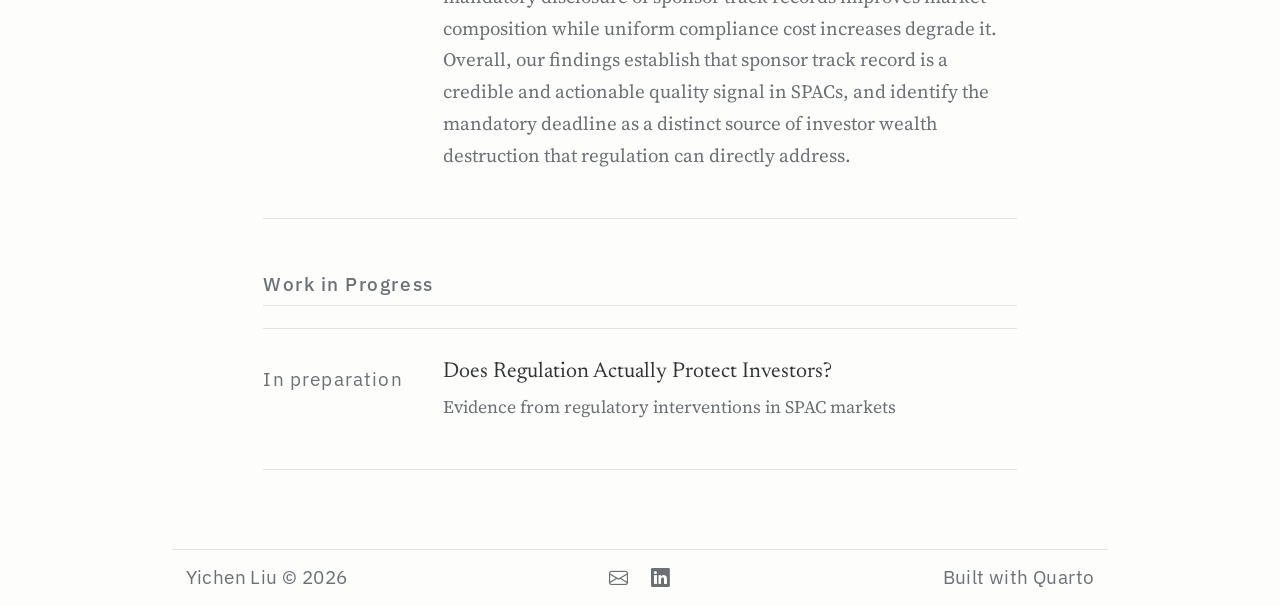
<file: research.html>
<!DOCTYPE html>
<html xmlns="http://www.w3.org/1999/xhtml" lang="en" xml:lang="en"><head>

<meta charset="utf-8">
<meta name="generator" content="quarto-1.10.18">

<meta name="viewport" content="width=device-width, initial-scale=1.0, user-scalable=yes">


<title>Research – Yichen Liu</title>
<style>
/* Default styles provided by pandoc.
** See https://pandoc.org/MANUAL.html#variables-for-html for config info.
*/
span.smallcaps{font-variant: small-caps;}
div.columns{display: flex; gap: 1.5em;}
div.column{flex: auto;}
@media screen {
div.columns{gap: min(4vw, 1.5em);}
div.column{overflow-x: auto;}
}
div.hanging-indent{margin-left: 1.5em; text-indent: -1.5em;}
ul.task-list{list-style: none;}
ul.task-list li input[type="checkbox"] {
  width: 0.8em;
  margin: 0 0.8em 0.2em -1em; /* quarto-specific, see https://github.com/quarto-dev/quarto-cli/issues/4556 */ 
  vertical-align: middle;
}
</style>


<script src="site_libs/quarto-nav/quarto-nav.js"></script>
<script src="site_libs/clipboard/clipboard.min.js"></script>
<script src="site_libs/quarto-search/autocomplete.umd.js"></script>
<script src="site_libs/quarto-search/fuse.min.js"></script>
<script src="site_libs/quarto-search/quarto-search.js"></script>
<meta name="quarto:offset" content="./">
<script src="site_libs/quarto-html/quarto.js" type="module"></script>
<script src="site_libs/quarto-html/tabsets/tabsets.js" type="module"></script>
<script src="site_libs/quarto-html/popper.min.js"></script>
<script src="site_libs/quarto-html/tippy.umd.min.js"></script>
<link href="site_libs/quarto-html/tippy.css" rel="stylesheet">
<link href="site_libs/quarto-html/quarto-syntax-highlighting-75d06ac546b781faeae0beb5d2969844.css" rel="stylesheet" id="quarto-text-highlighting-styles">
<script src="site_libs/bootstrap/bootstrap.min.js"></script>
<link href="site_libs/bootstrap/bootstrap-icons.css" rel="stylesheet">
<link href="site_libs/bootstrap/bootstrap-da382be861b5b99f1867122f31bb0491.min.css" rel="stylesheet" append-hash="true" id="quarto-bootstrap" data-mode="light">
<script id="quarto-search-options" type="application/json">{
  "location": "navbar",
  "copy-button": false,
  "collapse-after": 3,
  "panel-placement": "end",
  "type": "overlay",
  "limit": 50,
  "keyboard-shortcut": [
    "f",
    "/",
    "s"
  ],
  "show-item-context": false,
  "language": {
    "search-no-results-text": "No results",
    "search-matching-documents-text": "matching documents",
    "search-copy-link-title": "Copy link to search",
    "search-hide-matches-text": "Hide additional matches",
    "search-more-match-text": "more match in this document",
    "search-more-matches-text": "more matches in this document",
    "search-clear-button-title": "Clear",
    "search-text-placeholder": "",
    "search-detached-cancel-button-title": "Cancel",
    "search-submit-button-title": "Submit",
    "search-label": "Search"
  }
}</script>
<link rel="preconnect" href="https://fonts.googleapis.com">
<link rel="preconnect" href="https://fonts.gstatic.com" crossorigin="">
<link href="https://fonts.googleapis.com/css2?family=Newsreader:opsz,wght@6..72,400;6..72,500&amp;family=Source+Serif+4:opsz,wght@8..60,400;8..60,600&amp;family=IBM+Plex+Sans:wght@400;500&amp;display=swap" rel="stylesheet">


<meta property="og:title" content="Research – Yichen Liu">
<meta property="og:description" content="PhD candidate in finance.">
<meta property="og:site_name" content="Yichen Liu">
</head>

<body class="nav-fixed fullcontent quarto-light">

<div id="quarto-search-results"></div>
  <header id="quarto-header" class="headroom fixed-top">
    <nav class="navbar navbar-expand-lg " data-bs-theme="dark">
      <div class="navbar-container container-fluid">
      <div class="navbar-brand-container mx-auto">
    <a class="navbar-brand" href="./index.html">
    <span class="navbar-title">Yichen Liu</span>
    </a>
  </div>
            <div id="quarto-search" class="" title="Search"></div>
          <button class="navbar-toggler" type="button" data-bs-toggle="collapse" data-bs-target="#navbarCollapse" aria-controls="navbarCollapse" role="menu" aria-expanded="false" aria-label="Toggle navigation" onclick="if (window.quartoToggleHeadroom) { window.quartoToggleHeadroom(); }">
  <span class="navbar-toggler-icon"></span>
</button>
          <div class="collapse navbar-collapse" id="navbarCollapse">
            <ul class="navbar-nav navbar-nav-scroll me-auto">
  <li class="nav-item">
    <a class="nav-link" href="./index.html"> <i class="bi bi-house-door" role="img">
</i> 
<span class="menu-text">Home</span></a>
  </li>  
  <li class="nav-item">
    <a class="nav-link" href="./about.html"> <i class="bi bi-file-person" role="img">
</i> 
<span class="menu-text">About</span></a>
  </li>  
  <li class="nav-item">
    <a class="nav-link active" href="./research.html" aria-current="page"> <i class="bi bi-journal-text" role="img">
</i> 
<span class="menu-text">Research</span></a>
  </li>  
  <li class="nav-item">
    <a class="nav-link" href="./teaching.html"> <i class="bi bi-easel" role="img">
</i> 
<span class="menu-text">Teaching</span></a>
  </li>  
</ul>
          </div> <!-- /navcollapse -->
            <div class="quarto-navbar-tools">
    <a href="https://orcid.org/0009-0001-8822-1929" title="" class="quarto-navigation-tool px-1" aria-label=""><i class="bi bi-mortarboard"></i></a>
    <a href="https://github.com/NehciyL" title="" class="quarto-navigation-tool px-1" aria-label=""><i class="bi bi-github"></i></a>
</div>
      </div> <!-- /container-fluid -->
    </nav>
</header>
<!-- content -->
<div id="quarto-content" class="quarto-container page-columns page-rows-contents page-layout-article page-navbar">
<!-- sidebar -->
<!-- margin-sidebar -->
    
<!-- main -->
<main class="content" id="quarto-document-content">

<header id="title-block-header" class="quarto-title-block default">
<div class="quarto-title">
<h1 class="title">Research</h1>
</div>



<div class="quarto-title-meta">

    
  
    <div>
    <div class="quarto-title-meta-heading">Modified</div>
    <div class="quarto-title-meta-contents">
      <p class="date-modified">July 31, 2026</p>
    </div>
  </div>
    
  </div>
  


</header>


<p>Drafts are available on request.</p>
<section id="working-papers" class="level2">
<h2 data-anchor-id="working-papers">Working Papers</h2>
<div class="paper">
<div class="paper-status current">
<p>Working Paper</p>
</div>
<section id="skin-in-the-game-head-in-the-sand" class="level3">
<h3 data-anchor-id="skin-in-the-game-head-in-the-sand">Skin in the Game, Head in the Sand</h3>
<p><span class="paper-sub">Sponsor commitment and SPAC outcomes</span></p>
<div class="abstract">
<p>Using manual extraction of lock-up agreements and sponsor capital commitments from 1,525 SPAC S-1 prospectuses filed between 2006 and 2024, we test whether financial commitment mechanisms discipline sponsor behaviour. We document three main findings. First, commitment is irrelevant: neither lock-up structure nor sponsor capital at risk predicts deal completion, post-merger returns, or target accounting quality, with confidence intervals precise enough to rule out economically meaningful effects. Second, commitment signals are regime dependent. They predict outcomes in pre-boom conditions but collapse during the 2020 to 2021 wave, revealing that extreme market conditions can override whatever disciplining role formal commitment plays. Third, for experienced sponsors the commitment null reverses, suggesting that sponsor characteristics rather than contractual terms may be the more relevant governance dimension. Overall, our findings suggest that SPAC governance reform should focus on contract design features other than commitment term standardisation, and that the conditions under which sponsor characteristics matter for investor outcomes deserve further investigation.</p>
</div>
</section>
</div>
<div class="paper">
<div class="paper-status current">
<p>Working Paper</p>
</div>
<section id="all-that-glitters-is-not-gold" class="level3">
<h3 data-anchor-id="all-that-glitters-is-not-gold">All That Glitters is Not Gold</h3>
<p><span class="paper-sub">Sponsor Reputation and Capital Allocation in SPACs</span></p>
<div class="abstract">
<p>In Special Purpose Acquisition Companies, sponsor reputation is the only signal available to investors at IPO. Using 1,524 SPACs filed between 2006 and 2024, we construct a Sponsor Quality Index from verifiable pre-IPO characteristics and document three main findings. First, reputation certifies selectively: sponsor track record predicts deal completion and target quality while credentials and team composition do not. Second, deals completed near the mandatory 24-month deadline produce twelve-month abnormal returns 17.0 percentage points lower than earlier deals. Third, mandatory disclosure of sponsor track records improves market composition while uniform compliance cost increases degrade it. Overall, our findings establish that sponsor track record is a credible and actionable quality signal in SPACs, and identify the mandatory deadline as a distinct source of investor wealth destruction that regulation can directly address.</p>
</div>
</section>
</div>
</section>
<section id="work-in-progress" class="level2">
<h2 data-anchor-id="work-in-progress">Work in Progress</h2>
<div class="paper">
<div class="paper-status">
<p>In preparation</p>
</div>
<section id="does-regulation-actually-protect-investors" class="level3">
<h3 data-anchor-id="does-regulation-actually-protect-investors">Does Regulation Actually Protect Investors?</h3>
<p><span class="paper-sub">Evidence from regulatory interventions in SPAC markets</span></p>
</section>
</div>


</section>

<a onclick="window.scrollTo(0, 0); return false;" role="button" id="quarto-back-to-top"><i class="bi bi-arrow-up"></i> Back to top</a></main> <!-- /main -->
<script id="quarto-html-after-body" type="application/javascript">
  window.document.addEventListener("DOMContentLoaded", function (event) {
    const isCodeAnnotation = (el) => {
      for (const clz of el.classList) {
        if (clz.startsWith('code-annotation-')) {                     
          return true;
        }
      }
      return false;
    }
    const onCopySuccess = function(e) {
      // button target
      const button = e.trigger;
      // don't keep focus
      button.blur();
      // flash "checked"
      button.classList.add('code-copy-button-checked');
      var currentTitle = button.getAttribute("title");
      button.setAttribute("title", "Copied!");
      let tooltip;
      if (window.bootstrap) {
        button.setAttribute("data-bs-toggle", "tooltip");
        button.setAttribute("data-bs-placement", "left");
        button.setAttribute("data-bs-title", "Copied!");
        tooltip = new bootstrap.Tooltip(button, 
          { trigger: "manual", 
            customClass: "code-copy-button-tooltip",
            offset: [0, -8]});
        tooltip.show();    
      }
      setTimeout(function() {
        if (tooltip) {
          tooltip.hide();
          button.removeAttribute("data-bs-title");
          button.removeAttribute("data-bs-toggle");
          button.removeAttribute("data-bs-placement");
        }
        button.setAttribute("title", currentTitle);
        button.classList.remove('code-copy-button-checked');
      }, 1000);
      // clear code selection
      e.clearSelection();
    }
    const getTextToCopy = function(trigger) {
      const outerScaffold = trigger.parentElement.cloneNode(true);
      const codeEl = outerScaffold.querySelector('code');
      for (const childEl of codeEl.children) {
        if (isCodeAnnotation(childEl)) {
          childEl.remove();
        }
      }
      return codeEl.innerText;
    }
    const clipboard = new window.ClipboardJS('.code-copy-button:not([data-in-quarto-modal])', {
      text: getTextToCopy
    });
    clipboard.on('success', onCopySuccess);
    if (window.document.getElementById('quarto-embedded-source-code-modal')) {
      const clipboardModal = new window.ClipboardJS('.code-copy-button[data-in-quarto-modal]', {
        text: getTextToCopy,
        container: window.document.getElementById('quarto-embedded-source-code-modal')
      });
      clipboardModal.on('success', onCopySuccess);
    }
      var localhostRegex = new RegExp(/^(?:http|https):\/\/localhost\:?[0-9]*\//);
      var mailtoRegex = new RegExp(/^mailto:/);
        var filterRegex = new RegExp("https:\/\/nehciyl\.github\.io\/");
      var isInternal = (href) => {
          return filterRegex.test(href) || localhostRegex.test(href) || mailtoRegex.test(href);
      }
      // Inspect non-navigation links and adorn them if external
     var links = window.document.querySelectorAll('a[href]:not(.nav-link):not(.navbar-brand):not(.toc-action):not(.sidebar-link):not(.sidebar-item-toggle):not(.pagination-link):not(.no-external):not([aria-hidden]):not(.dropdown-item):not(.quarto-navigation-tool):not(.about-link)');
      for (var i=0; i<links.length; i++) {
        const link = links[i];
        if (!isInternal(link.href)) {
          // undo the damage that might have been done by quarto-nav.js in the case of
          // links that we want to consider external
          if (link.dataset.originalHref !== undefined) {
            link.href = link.dataset.originalHref;
          }
            // target, if specified
            link.setAttribute("target", "_blank");
            if (link.getAttribute("rel") === null) {
              link.setAttribute("rel", "noopener");
            }
        }
      }
    function tippyHover(el, contentFn, onTriggerFn, onUntriggerFn) {
      const config = {
        allowHTML: true,
        maxWidth: 500,
        delay: 100,
        arrow: false,
        appendTo: function(el) {
            return el.parentElement;
        },
        interactive: true,
        interactiveBorder: 10,
        theme: 'quarto',
        placement: 'bottom-start',
      };
      if (contentFn) {
        config.content = contentFn;
      }
      if (onTriggerFn) {
        config.onTrigger = onTriggerFn;
      }
      if (onUntriggerFn) {
        config.onUntrigger = onUntriggerFn;
      }
      window.tippy(el, config); 
    }
    const noterefs = window.document.querySelectorAll('a[role="doc-noteref"]');
    for (var i=0; i<noterefs.length; i++) {
      const ref = noterefs[i];
      tippyHover(ref, function() {
        // use id or data attribute instead here
        let href = ref.getAttribute('data-footnote-href') || ref.getAttribute('href');
        try { href = new URL(href).hash; } catch {}
        const id = href.replace(/^#\/?/, "");
        const note = window.document.getElementById(id);
        if (note) {
          return note.innerHTML;
        } else {
          return "";
        }
      });
    }
    const xrefs = window.document.querySelectorAll('a.quarto-xref');
    const processXRef = (id, note) => {
      // Strip column container classes
      const stripColumnClz = (el) => {
        el.classList.remove("page-full", "page-columns");
        if (el.children) {
          for (const child of el.children) {
            stripColumnClz(child);
          }
        }
      }
      stripColumnClz(note)
      if (id === null || id.startsWith('sec-')) {
        // Special case sections, only their first couple elements
        const container = document.createElement("div");
        if (note.children && note.children.length > 2) {
          container.appendChild(note.children[0].cloneNode(true));
          for (let i = 1; i < note.children.length; i++) {
            const child = note.children[i];
            if (child.tagName === "P" && child.innerText === "") {
              continue;
            } else {
              container.appendChild(child.cloneNode(true));
              break;
            }
          }
          if (window.Quarto?.typesetMath) {
            window.Quarto.typesetMath(container);
          }
          return container.innerHTML
        } else {
          if (window.Quarto?.typesetMath) {
            window.Quarto.typesetMath(note);
          }
          return note.innerHTML;
        }
      } else {
        // Remove any anchor links if they are present
        const anchorLink = note.querySelector('a.anchorjs-link');
        if (anchorLink) {
          anchorLink.remove();
        }
        if (window.Quarto?.typesetMath) {
          window.Quarto.typesetMath(note);
        }
        if (note.classList.contains("callout")) {
          return note.outerHTML;
        } else {
          return note.innerHTML;
        }
      }
    }
    for (var i=0; i<xrefs.length; i++) {
      const xref = xrefs[i];
      tippyHover(xref, undefined, function(instance) {
        instance.disable();
        let url = xref.getAttribute('href');
        let hash = undefined; 
        if (url.startsWith('#')) {
          hash = url;
        } else {
          try { hash = new URL(url).hash; } catch {}
        }
        if (hash) {
          const id = hash.replace(/^#\/?/, "");
          const note = window.document.getElementById(id);
          if (note !== null) {
            try {
              const html = processXRef(id, note.cloneNode(true));
              instance.setContent(html);
            } finally {
              instance.enable();
              instance.show();
            }
          } else {
            // See if we can fetch this
            fetch(url.split('#')[0])
            .then(res => res.text())
            .then(html => {
              const parser = new DOMParser();
              const htmlDoc = parser.parseFromString(html, "text/html");
              const note = htmlDoc.getElementById(id);
              if (note !== null) {
                const html = processXRef(id, note);
                instance.setContent(html);
              } 
            }).finally(() => {
              instance.enable();
              instance.show();
            });
          }
        } else {
          // See if we can fetch a full url (with no hash to target)
          // This is a special case and we should probably do some content thinning / targeting
          fetch(url)
          .then(res => res.text())
          .then(html => {
            const parser = new DOMParser();
            const htmlDoc = parser.parseFromString(html, "text/html");
            const note = htmlDoc.querySelector('main.content');
            if (note !== null) {
              // This should only happen for chapter cross references
              // (since there is no id in the URL)
              // remove the first header
              if (note.children.length > 0 && note.children[0].tagName === "HEADER") {
                note.children[0].remove();
              }
              const html = processXRef(null, note);
              instance.setContent(html);
            } 
          }).finally(() => {
            instance.enable();
            instance.show();
          });
        }
      }, function(instance) {
      });
    }
        let selectedAnnoteEl;
        const selectorForAnnotation = ( cell, annotation) => {
          let cellAttr = 'data-code-cell="' + cell + '"';
          let lineAttr = 'data-code-annotation="' +  annotation + '"';
          const selector = 'span[' + cellAttr + '][' + lineAttr + ']';
          return selector;
        }
        const selectCodeLines = (annoteEl) => {
          const doc = window.document;
          const targetCell = annoteEl.getAttribute("data-target-cell");
          const targetAnnotation = annoteEl.getAttribute("data-target-annotation");
          const annoteSpan = window.document.querySelector(selectorForAnnotation(targetCell, targetAnnotation));
          const lines = annoteSpan.getAttribute("data-code-lines").split(",");
          const lineIds = lines.map((line) => {
            return targetCell + "-" + line;
          })
          let top = null;
          let height = null;
          let parent = null;
          if (lineIds.length > 0) {
              //compute the position of the single el (top and bottom and make a div)
              const el = window.document.getElementById(lineIds[0]);
              top = el.offsetTop;
              height = el.offsetHeight;
              parent = el.parentElement.parentElement;
            if (lineIds.length > 1) {
              const lastEl = window.document.getElementById(lineIds[lineIds.length - 1]);
              const bottom = lastEl.offsetTop + lastEl.offsetHeight;
              height = bottom - top;
            }
            if (top !== null && height !== null && parent !== null) {
              // cook up a div (if necessary) and position it 
              let div = window.document.getElementById("code-annotation-line-highlight");
              if (div === null) {
                div = window.document.createElement("div");
                div.setAttribute("id", "code-annotation-line-highlight");
                div.style.position = 'absolute';
                parent.appendChild(div);
              }
              div.style.top = top - 2 + "px";
              div.style.height = height + 4 + "px";
              div.style.left = 0;
              let gutterDiv = window.document.getElementById("code-annotation-line-highlight-gutter");
              if (gutterDiv === null) {
                gutterDiv = window.document.createElement("div");
                gutterDiv.setAttribute("id", "code-annotation-line-highlight-gutter");
                gutterDiv.style.position = 'absolute';
                const codeCell = window.document.getElementById(targetCell);
                const gutter = codeCell.querySelector('.code-annotation-gutter');
                gutter.appendChild(gutterDiv);
              }
              gutterDiv.style.top = top - 2 + "px";
              gutterDiv.style.height = height + 4 + "px";
            }
            selectedAnnoteEl = annoteEl;
          }
        };
        const unselectCodeLines = () => {
          const elementsIds = ["code-annotation-line-highlight", "code-annotation-line-highlight-gutter"];
          elementsIds.forEach((elId) => {
            const div = window.document.getElementById(elId);
            if (div) {
              div.remove();
            }
          });
          selectedAnnoteEl = undefined;
        };
          // Handle positioning of the toggle
      window.addEventListener(
        "resize",
        throttle(() => {
          elRect = undefined;
          if (selectedAnnoteEl) {
            selectCodeLines(selectedAnnoteEl);
          }
        }, 10)
      );
      function throttle(fn, ms) {
      let throttle = false;
      let timer;
        return (...args) => {
          if(!throttle) { // first call gets through
              fn.apply(this, args);
              throttle = true;
          } else { // all the others get throttled
              if(timer) clearTimeout(timer); // cancel #2
              timer = setTimeout(() => {
                fn.apply(this, args);
                timer = throttle = false;
              }, ms);
          }
        };
      }
        // Attach click handler to the DT
        const annoteDls = window.document.querySelectorAll('dt[data-target-cell]');
        for (const annoteDlNode of annoteDls) {
          annoteDlNode.addEventListener('click', (event) => {
            const clickedEl = event.target;
            if (clickedEl !== selectedAnnoteEl) {
              unselectCodeLines();
              const activeEl = window.document.querySelector('dt[data-target-cell].code-annotation-active');
              if (activeEl) {
                activeEl.classList.remove('code-annotation-active');
              }
              selectCodeLines(clickedEl);
              clickedEl.classList.add('code-annotation-active');
            } else {
              // Unselect the line
              unselectCodeLines();
              clickedEl.classList.remove('code-annotation-active');
            }
          });
        }
    const findCites = (el) => {
      const parentEl = el.parentElement;
      if (parentEl) {
        const cites = parentEl.dataset.cites;
        if (cites) {
          return {
            el,
            cites: cites.split(' ')
          };
        } else {
          return findCites(el.parentElement)
        }
      } else {
        return undefined;
      }
    };
    var bibliorefs = window.document.querySelectorAll('a[role="doc-biblioref"]');
    for (var i=0; i<bibliorefs.length; i++) {
      const ref = bibliorefs[i];
      const citeInfo = findCites(ref);
      if (citeInfo) {
        tippyHover(citeInfo.el, function() {
          var popup = window.document.createElement('div');
          citeInfo.cites.forEach(function(cite) {
            var citeDiv = window.document.createElement('div');
            citeDiv.classList.add('hanging-indent');
            citeDiv.classList.add('csl-entry');
            var biblioDiv = window.document.getElementById('ref-' + cite);
            if (biblioDiv) {
              citeDiv.innerHTML = biblioDiv.innerHTML;
            }
            popup.appendChild(citeDiv);
          });
          return popup.innerHTML;
        });
      }
    }
  });
  </script>
</div> <!-- /content -->
<footer class="footer">
  <div class="nav-footer">
    <div class="nav-footer-left">
<p>Yichen Liu © 2026</p>
</div>   
    <div class="nav-footer-center">
      <ul class="footer-items list-unstyled">
    <li class="nav-item compact">
    <a class="nav-link" href="mailto:yichen1.liu@skema.edu">
      <i class="bi bi-envelope" role="img">
</i> 
    </a>
  </li>  
    <li class="nav-item compact">
    <a class="nav-link" href="https://www.linkedin.com/in/yichen-l-a84246105">
      <i class="bi bi-linkedin" role="img">
</i> 
    </a>
  </li>  
</ul>
    </div>
    <div class="nav-footer-right">
<p>Built with <a href="https://quarto.org/">Quarto</a></p>
</div>
  </div>
</footer>




</body></html>
</file>
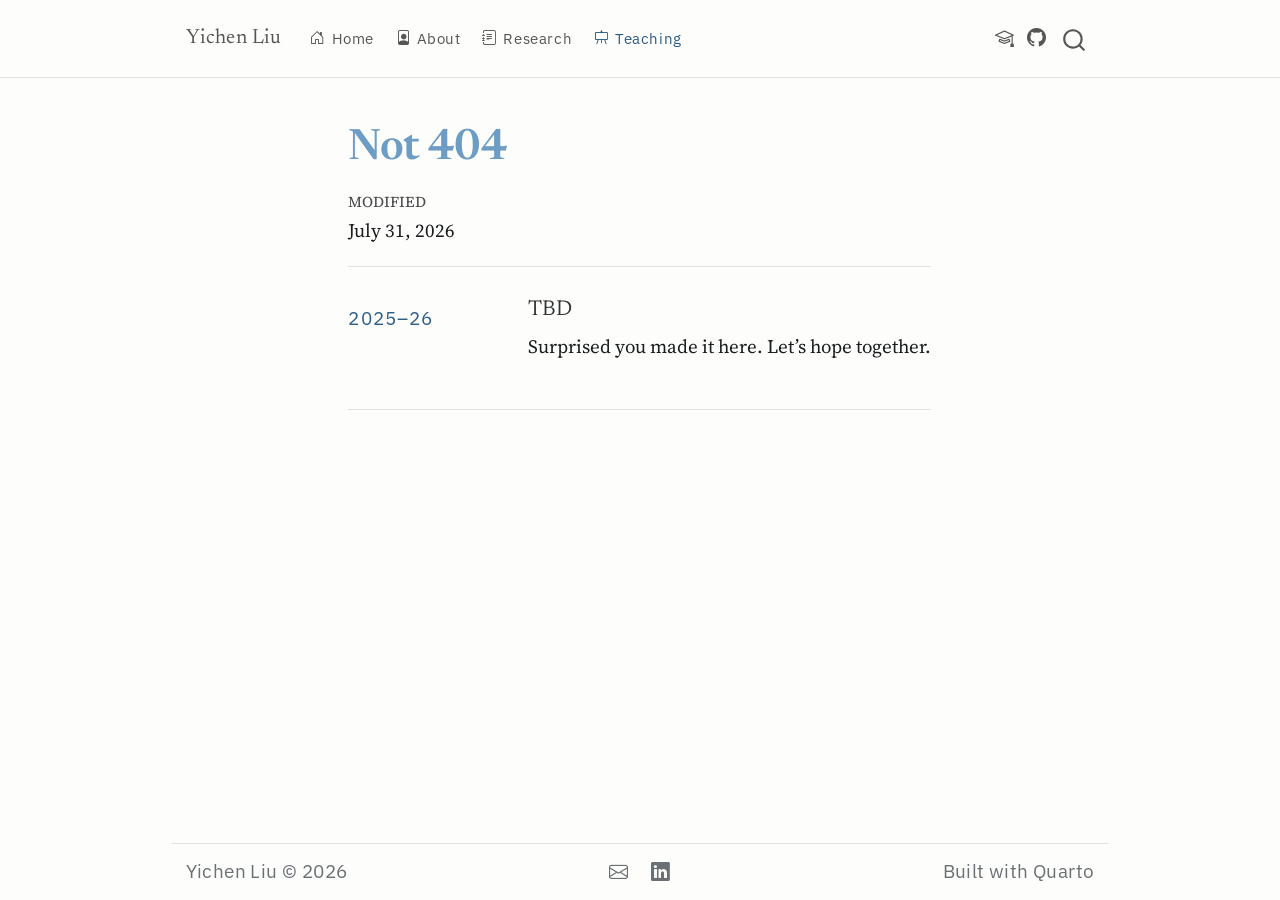
<file: teaching.html>
<!DOCTYPE html>
<html xmlns="http://www.w3.org/1999/xhtml" lang="en" xml:lang="en"><head>

<meta charset="utf-8">
<meta name="generator" content="quarto-1.10.18">

<meta name="viewport" content="width=device-width, initial-scale=1.0, user-scalable=yes">


<title>Not 404 – Yichen Liu</title>
<style>
/* Default styles provided by pandoc.
** See https://pandoc.org/MANUAL.html#variables-for-html for config info.
*/
span.smallcaps{font-variant: small-caps;}
div.columns{display: flex; gap: 1.5em;}
div.column{flex: auto;}
@media screen {
div.columns{gap: min(4vw, 1.5em);}
div.column{overflow-x: auto;}
}
div.hanging-indent{margin-left: 1.5em; text-indent: -1.5em;}
ul.task-list{list-style: none;}
ul.task-list li input[type="checkbox"] {
  width: 0.8em;
  margin: 0 0.8em 0.2em -1em; /* quarto-specific, see https://github.com/quarto-dev/quarto-cli/issues/4556 */ 
  vertical-align: middle;
}
</style>


<script src="site_libs/quarto-nav/quarto-nav.js"></script>
<script src="site_libs/clipboard/clipboard.min.js"></script>
<script src="site_libs/quarto-search/autocomplete.umd.js"></script>
<script src="site_libs/quarto-search/fuse.min.js"></script>
<script src="site_libs/quarto-search/quarto-search.js"></script>
<meta name="quarto:offset" content="./">
<script src="site_libs/quarto-html/quarto.js" type="module"></script>
<script src="site_libs/quarto-html/tabsets/tabsets.js" type="module"></script>
<script src="site_libs/quarto-html/popper.min.js"></script>
<script src="site_libs/quarto-html/tippy.umd.min.js"></script>
<link href="site_libs/quarto-html/tippy.css" rel="stylesheet">
<link href="site_libs/quarto-html/quarto-syntax-highlighting-75d06ac546b781faeae0beb5d2969844.css" rel="stylesheet" id="quarto-text-highlighting-styles">
<script src="site_libs/bootstrap/bootstrap.min.js"></script>
<link href="site_libs/bootstrap/bootstrap-icons.css" rel="stylesheet">
<link href="site_libs/bootstrap/bootstrap-da382be861b5b99f1867122f31bb0491.min.css" rel="stylesheet" append-hash="true" id="quarto-bootstrap" data-mode="light">
<script id="quarto-search-options" type="application/json">{
  "location": "navbar",
  "copy-button": false,
  "collapse-after": 3,
  "panel-placement": "end",
  "type": "overlay",
  "limit": 50,
  "keyboard-shortcut": [
    "f",
    "/",
    "s"
  ],
  "show-item-context": false,
  "language": {
    "search-no-results-text": "No results",
    "search-matching-documents-text": "matching documents",
    "search-copy-link-title": "Copy link to search",
    "search-hide-matches-text": "Hide additional matches",
    "search-more-match-text": "more match in this document",
    "search-more-matches-text": "more matches in this document",
    "search-clear-button-title": "Clear",
    "search-text-placeholder": "",
    "search-detached-cancel-button-title": "Cancel",
    "search-submit-button-title": "Submit",
    "search-label": "Search"
  }
}</script>
<link rel="preconnect" href="https://fonts.googleapis.com">
<link rel="preconnect" href="https://fonts.gstatic.com" crossorigin="">
<link href="https://fonts.googleapis.com/css2?family=Newsreader:opsz,wght@6..72,400;6..72,500&amp;family=Source+Serif+4:opsz,wght@8..60,400;8..60,600&amp;family=IBM+Plex+Sans:wght@400;500&amp;display=swap" rel="stylesheet">


<meta property="og:title" content="Not 404 – Yichen Liu">
<meta property="og:site_name" content="Yichen Liu">
</head>

<body class="nav-fixed fullcontent quarto-light">

<div id="quarto-search-results"></div>
  <header id="quarto-header" class="headroom fixed-top">
    <nav class="navbar navbar-expand-lg " data-bs-theme="dark">
      <div class="navbar-container container-fluid">
      <div class="navbar-brand-container mx-auto">
    <a class="navbar-brand" href="./index.html">
    <span class="navbar-title">Yichen Liu</span>
    </a>
  </div>
            <div id="quarto-search" class="" title="Search"></div>
          <button class="navbar-toggler" type="button" data-bs-toggle="collapse" data-bs-target="#navbarCollapse" aria-controls="navbarCollapse" role="menu" aria-expanded="false" aria-label="Toggle navigation" onclick="if (window.quartoToggleHeadroom) { window.quartoToggleHeadroom(); }">
  <span class="navbar-toggler-icon"></span>
</button>
          <div class="collapse navbar-collapse" id="navbarCollapse">
            <ul class="navbar-nav navbar-nav-scroll me-auto">
  <li class="nav-item">
    <a class="nav-link" href="./index.html"> <i class="bi bi-house-door" role="img">
</i> 
<span class="menu-text">Home</span></a>
  </li>  
  <li class="nav-item">
    <a class="nav-link" href="./about.html"> <i class="bi bi-file-person" role="img">
</i> 
<span class="menu-text">About</span></a>
  </li>  
  <li class="nav-item">
    <a class="nav-link" href="./research.html"> <i class="bi bi-journal-text" role="img">
</i> 
<span class="menu-text">Research</span></a>
  </li>  
  <li class="nav-item">
    <a class="nav-link active" href="./teaching.html" aria-current="page"> <i class="bi bi-easel" role="img">
</i> 
<span class="menu-text">Teaching</span></a>
  </li>  
</ul>
          </div> <!-- /navcollapse -->
            <div class="quarto-navbar-tools">
    <a href="https://orcid.org/0009-0001-8822-1929" title="" class="quarto-navigation-tool px-1" aria-label=""><i class="bi bi-mortarboard"></i></a>
    <a href="https://github.com/NehciyL" title="" class="quarto-navigation-tool px-1" aria-label=""><i class="bi bi-github"></i></a>
</div>
      </div> <!-- /container-fluid -->
    </nav>
</header>
<!-- content -->
<div id="quarto-content" class="quarto-container page-columns page-rows-contents page-layout-article page-navbar">
<!-- sidebar -->
<!-- margin-sidebar -->
    
<!-- main -->
<main class="content" id="quarto-document-content">

<header id="title-block-header" class="quarto-title-block default">
<div class="quarto-title">
<h1 class="title">Not 404</h1>
</div>



<div class="quarto-title-meta">

    
  
    <div>
    <div class="quarto-title-meta-heading">Modified</div>
    <div class="quarto-title-meta-contents">
      <p class="date-modified">July 31, 2026</p>
    </div>
  </div>
    
  </div>
  


</header>


<div class="paper">
<div class="paper-status current">
<p>2025–26</p>
</div>
<section id="tbd" class="level3">
<h3 data-anchor-id="tbd">TBD</h3>
<p>Surprised you made it here. Let’s hope together.</p>
</section>
</div>



<a onclick="window.scrollTo(0, 0); return false;" role="button" id="quarto-back-to-top"><i class="bi bi-arrow-up"></i> Back to top</a></main> <!-- /main -->
<script id="quarto-html-after-body" type="application/javascript">
  window.document.addEventListener("DOMContentLoaded", function (event) {
    const isCodeAnnotation = (el) => {
      for (const clz of el.classList) {
        if (clz.startsWith('code-annotation-')) {                     
          return true;
        }
      }
      return false;
    }
    const onCopySuccess = function(e) {
      // button target
      const button = e.trigger;
      // don't keep focus
      button.blur();
      // flash "checked"
      button.classList.add('code-copy-button-checked');
      var currentTitle = button.getAttribute("title");
      button.setAttribute("title", "Copied!");
      let tooltip;
      if (window.bootstrap) {
        button.setAttribute("data-bs-toggle", "tooltip");
        button.setAttribute("data-bs-placement", "left");
        button.setAttribute("data-bs-title", "Copied!");
        tooltip = new bootstrap.Tooltip(button, 
          { trigger: "manual", 
            customClass: "code-copy-button-tooltip",
            offset: [0, -8]});
        tooltip.show();    
      }
      setTimeout(function() {
        if (tooltip) {
          tooltip.hide();
          button.removeAttribute("data-bs-title");
          button.removeAttribute("data-bs-toggle");
          button.removeAttribute("data-bs-placement");
        }
        button.setAttribute("title", currentTitle);
        button.classList.remove('code-copy-button-checked');
      }, 1000);
      // clear code selection
      e.clearSelection();
    }
    const getTextToCopy = function(trigger) {
      const outerScaffold = trigger.parentElement.cloneNode(true);
      const codeEl = outerScaffold.querySelector('code');
      for (const childEl of codeEl.children) {
        if (isCodeAnnotation(childEl)) {
          childEl.remove();
        }
      }
      return codeEl.innerText;
    }
    const clipboard = new window.ClipboardJS('.code-copy-button:not([data-in-quarto-modal])', {
      text: getTextToCopy
    });
    clipboard.on('success', onCopySuccess);
    if (window.document.getElementById('quarto-embedded-source-code-modal')) {
      const clipboardModal = new window.ClipboardJS('.code-copy-button[data-in-quarto-modal]', {
        text: getTextToCopy,
        container: window.document.getElementById('quarto-embedded-source-code-modal')
      });
      clipboardModal.on('success', onCopySuccess);
    }
      var localhostRegex = new RegExp(/^(?:http|https):\/\/localhost\:?[0-9]*\//);
      var mailtoRegex = new RegExp(/^mailto:/);
        var filterRegex = new RegExp("https:\/\/nehciyl\.github\.io\/");
      var isInternal = (href) => {
          return filterRegex.test(href) || localhostRegex.test(href) || mailtoRegex.test(href);
      }
      // Inspect non-navigation links and adorn them if external
     var links = window.document.querySelectorAll('a[href]:not(.nav-link):not(.navbar-brand):not(.toc-action):not(.sidebar-link):not(.sidebar-item-toggle):not(.pagination-link):not(.no-external):not([aria-hidden]):not(.dropdown-item):not(.quarto-navigation-tool):not(.about-link)');
      for (var i=0; i<links.length; i++) {
        const link = links[i];
        if (!isInternal(link.href)) {
          // undo the damage that might have been done by quarto-nav.js in the case of
          // links that we want to consider external
          if (link.dataset.originalHref !== undefined) {
            link.href = link.dataset.originalHref;
          }
            // target, if specified
            link.setAttribute("target", "_blank");
            if (link.getAttribute("rel") === null) {
              link.setAttribute("rel", "noopener");
            }
        }
      }
    function tippyHover(el, contentFn, onTriggerFn, onUntriggerFn) {
      const config = {
        allowHTML: true,
        maxWidth: 500,
        delay: 100,
        arrow: false,
        appendTo: function(el) {
            return el.parentElement;
        },
        interactive: true,
        interactiveBorder: 10,
        theme: 'quarto',
        placement: 'bottom-start',
      };
      if (contentFn) {
        config.content = contentFn;
      }
      if (onTriggerFn) {
        config.onTrigger = onTriggerFn;
      }
      if (onUntriggerFn) {
        config.onUntrigger = onUntriggerFn;
      }
      window.tippy(el, config); 
    }
    const noterefs = window.document.querySelectorAll('a[role="doc-noteref"]');
    for (var i=0; i<noterefs.length; i++) {
      const ref = noterefs[i];
      tippyHover(ref, function() {
        // use id or data attribute instead here
        let href = ref.getAttribute('data-footnote-href') || ref.getAttribute('href');
        try { href = new URL(href).hash; } catch {}
        const id = href.replace(/^#\/?/, "");
        const note = window.document.getElementById(id);
        if (note) {
          return note.innerHTML;
        } else {
          return "";
        }
      });
    }
    const xrefs = window.document.querySelectorAll('a.quarto-xref');
    const processXRef = (id, note) => {
      // Strip column container classes
      const stripColumnClz = (el) => {
        el.classList.remove("page-full", "page-columns");
        if (el.children) {
          for (const child of el.children) {
            stripColumnClz(child);
          }
        }
      }
      stripColumnClz(note)
      if (id === null || id.startsWith('sec-')) {
        // Special case sections, only their first couple elements
        const container = document.createElement("div");
        if (note.children && note.children.length > 2) {
          container.appendChild(note.children[0].cloneNode(true));
          for (let i = 1; i < note.children.length; i++) {
            const child = note.children[i];
            if (child.tagName === "P" && child.innerText === "") {
              continue;
            } else {
              container.appendChild(child.cloneNode(true));
              break;
            }
          }
          if (window.Quarto?.typesetMath) {
            window.Quarto.typesetMath(container);
          }
          return container.innerHTML
        } else {
          if (window.Quarto?.typesetMath) {
            window.Quarto.typesetMath(note);
          }
          return note.innerHTML;
        }
      } else {
        // Remove any anchor links if they are present
        const anchorLink = note.querySelector('a.anchorjs-link');
        if (anchorLink) {
          anchorLink.remove();
        }
        if (window.Quarto?.typesetMath) {
          window.Quarto.typesetMath(note);
        }
        if (note.classList.contains("callout")) {
          return note.outerHTML;
        } else {
          return note.innerHTML;
        }
      }
    }
    for (var i=0; i<xrefs.length; i++) {
      const xref = xrefs[i];
      tippyHover(xref, undefined, function(instance) {
        instance.disable();
        let url = xref.getAttribute('href');
        let hash = undefined; 
        if (url.startsWith('#')) {
          hash = url;
        } else {
          try { hash = new URL(url).hash; } catch {}
        }
        if (hash) {
          const id = hash.replace(/^#\/?/, "");
          const note = window.document.getElementById(id);
          if (note !== null) {
            try {
              const html = processXRef(id, note.cloneNode(true));
              instance.setContent(html);
            } finally {
              instance.enable();
              instance.show();
            }
          } else {
            // See if we can fetch this
            fetch(url.split('#')[0])
            .then(res => res.text())
            .then(html => {
              const parser = new DOMParser();
              const htmlDoc = parser.parseFromString(html, "text/html");
              const note = htmlDoc.getElementById(id);
              if (note !== null) {
                const html = processXRef(id, note);
                instance.setContent(html);
              } 
            }).finally(() => {
              instance.enable();
              instance.show();
            });
          }
        } else {
          // See if we can fetch a full url (with no hash to target)
          // This is a special case and we should probably do some content thinning / targeting
          fetch(url)
          .then(res => res.text())
          .then(html => {
            const parser = new DOMParser();
            const htmlDoc = parser.parseFromString(html, "text/html");
            const note = htmlDoc.querySelector('main.content');
            if (note !== null) {
              // This should only happen for chapter cross references
              // (since there is no id in the URL)
              // remove the first header
              if (note.children.length > 0 && note.children[0].tagName === "HEADER") {
                note.children[0].remove();
              }
              const html = processXRef(null, note);
              instance.setContent(html);
            } 
          }).finally(() => {
            instance.enable();
            instance.show();
          });
        }
      }, function(instance) {
      });
    }
        let selectedAnnoteEl;
        const selectorForAnnotation = ( cell, annotation) => {
          let cellAttr = 'data-code-cell="' + cell + '"';
          let lineAttr = 'data-code-annotation="' +  annotation + '"';
          const selector = 'span[' + cellAttr + '][' + lineAttr + ']';
          return selector;
        }
        const selectCodeLines = (annoteEl) => {
          const doc = window.document;
          const targetCell = annoteEl.getAttribute("data-target-cell");
          const targetAnnotation = annoteEl.getAttribute("data-target-annotation");
          const annoteSpan = window.document.querySelector(selectorForAnnotation(targetCell, targetAnnotation));
          const lines = annoteSpan.getAttribute("data-code-lines").split(",");
          const lineIds = lines.map((line) => {
            return targetCell + "-" + line;
          })
          let top = null;
          let height = null;
          let parent = null;
          if (lineIds.length > 0) {
              //compute the position of the single el (top and bottom and make a div)
              const el = window.document.getElementById(lineIds[0]);
              top = el.offsetTop;
              height = el.offsetHeight;
              parent = el.parentElement.parentElement;
            if (lineIds.length > 1) {
              const lastEl = window.document.getElementById(lineIds[lineIds.length - 1]);
              const bottom = lastEl.offsetTop + lastEl.offsetHeight;
              height = bottom - top;
            }
            if (top !== null && height !== null && parent !== null) {
              // cook up a div (if necessary) and position it 
              let div = window.document.getElementById("code-annotation-line-highlight");
              if (div === null) {
                div = window.document.createElement("div");
                div.setAttribute("id", "code-annotation-line-highlight");
                div.style.position = 'absolute';
                parent.appendChild(div);
              }
              div.style.top = top - 2 + "px";
              div.style.height = height + 4 + "px";
              div.style.left = 0;
              let gutterDiv = window.document.getElementById("code-annotation-line-highlight-gutter");
              if (gutterDiv === null) {
                gutterDiv = window.document.createElement("div");
                gutterDiv.setAttribute("id", "code-annotation-line-highlight-gutter");
                gutterDiv.style.position = 'absolute';
                const codeCell = window.document.getElementById(targetCell);
                const gutter = codeCell.querySelector('.code-annotation-gutter');
                gutter.appendChild(gutterDiv);
              }
              gutterDiv.style.top = top - 2 + "px";
              gutterDiv.style.height = height + 4 + "px";
            }
            selectedAnnoteEl = annoteEl;
          }
        };
        const unselectCodeLines = () => {
          const elementsIds = ["code-annotation-line-highlight", "code-annotation-line-highlight-gutter"];
          elementsIds.forEach((elId) => {
            const div = window.document.getElementById(elId);
            if (div) {
              div.remove();
            }
          });
          selectedAnnoteEl = undefined;
        };
          // Handle positioning of the toggle
      window.addEventListener(
        "resize",
        throttle(() => {
          elRect = undefined;
          if (selectedAnnoteEl) {
            selectCodeLines(selectedAnnoteEl);
          }
        }, 10)
      );
      function throttle(fn, ms) {
      let throttle = false;
      let timer;
        return (...args) => {
          if(!throttle) { // first call gets through
              fn.apply(this, args);
              throttle = true;
          } else { // all the others get throttled
              if(timer) clearTimeout(timer); // cancel #2
              timer = setTimeout(() => {
                fn.apply(this, args);
                timer = throttle = false;
              }, ms);
          }
        };
      }
        // Attach click handler to the DT
        const annoteDls = window.document.querySelectorAll('dt[data-target-cell]');
        for (const annoteDlNode of annoteDls) {
          annoteDlNode.addEventListener('click', (event) => {
            const clickedEl = event.target;
            if (clickedEl !== selectedAnnoteEl) {
              unselectCodeLines();
              const activeEl = window.document.querySelector('dt[data-target-cell].code-annotation-active');
              if (activeEl) {
                activeEl.classList.remove('code-annotation-active');
              }
              selectCodeLines(clickedEl);
              clickedEl.classList.add('code-annotation-active');
            } else {
              // Unselect the line
              unselectCodeLines();
              clickedEl.classList.remove('code-annotation-active');
            }
          });
        }
    const findCites = (el) => {
      const parentEl = el.parentElement;
      if (parentEl) {
        const cites = parentEl.dataset.cites;
        if (cites) {
          return {
            el,
            cites: cites.split(' ')
          };
        } else {
          return findCites(el.parentElement)
        }
      } else {
        return undefined;
      }
    };
    var bibliorefs = window.document.querySelectorAll('a[role="doc-biblioref"]');
    for (var i=0; i<bibliorefs.length; i++) {
      const ref = bibliorefs[i];
      const citeInfo = findCites(ref);
      if (citeInfo) {
        tippyHover(citeInfo.el, function() {
          var popup = window.document.createElement('div');
          citeInfo.cites.forEach(function(cite) {
            var citeDiv = window.document.createElement('div');
            citeDiv.classList.add('hanging-indent');
            citeDiv.classList.add('csl-entry');
            var biblioDiv = window.document.getElementById('ref-' + cite);
            if (biblioDiv) {
              citeDiv.innerHTML = biblioDiv.innerHTML;
            }
            popup.appendChild(citeDiv);
          });
          return popup.innerHTML;
        });
      }
    }
  });
  </script>
</div> <!-- /content -->
<footer class="footer">
  <div class="nav-footer">
    <div class="nav-footer-left">
<p>Yichen Liu © 2026</p>
</div>   
    <div class="nav-footer-center">
      <ul class="footer-items list-unstyled">
    <li class="nav-item compact">
    <a class="nav-link" href="mailto:yichen1.liu@skema.edu">
      <i class="bi bi-envelope" role="img">
</i> 
    </a>
  </li>  
    <li class="nav-item compact">
    <a class="nav-link" href="https://www.linkedin.com/in/yichen-l-a84246105">
      <i class="bi bi-linkedin" role="img">
</i> 
    </a>
  </li>  
</ul>
    </div>
    <div class="nav-footer-right">
<p>Built with <a href="https://quarto.org/">Quarto</a></p>
</div>
  </div>
</footer>




</body></html>
</file>
<file: site_libs/quarto-html/tippy.css>
.tippy-box[data-animation=fade][data-state=hidden]{opacity:0}[data-tippy-root]{max-width:calc(100vw - 10px)}.tippy-box{position:relative;background-color:#333;color:#fff;border-radius:4px;font-size:14px;line-height:1.4;white-space:normal;outline:0;transition-property:transform,visibility,opacity}.tippy-box[data-placement^=top]>.tippy-arrow{bottom:0}.tippy-box[data-placement^=top]>.tippy-arrow:before{bottom:-7px;left:0;border-width:8px 8px 0;border-top-color:initial;transform-origin:center top}.tippy-box[data-placement^=bottom]>.tippy-arrow{top:0}.tippy-box[data-placement^=bottom]>.tippy-arrow:before{top:-7px;left:0;border-width:0 8px 8px;border-bottom-color:initial;transform-origin:center bottom}.tippy-box[data-placement^=left]>.tippy-arrow{right:0}.tippy-box[data-placement^=left]>.tippy-arrow:before{border-width:8px 0 8px 8px;border-left-color:initial;right:-7px;transform-origin:center left}.tippy-box[data-placement^=right]>.tippy-arrow{left:0}.tippy-box[data-placement^=right]>.tippy-arrow:before{left:-7px;border-width:8px 8px 8px 0;border-right-color:initial;transform-origin:center right}.tippy-box[data-inertia][data-state=visible]{transition-timing-function:cubic-bezier(.54,1.5,.38,1.11)}.tippy-arrow{width:16px;height:16px;color:#333}.tippy-arrow:before{content:"";position:absolute;border-color:transparent;border-style:solid}.tippy-content{position:relative;padding:5px 9px;z-index:1}
</file>
<file: site_libs/quarto-html/quarto-syntax-highlighting-75d06ac546b781faeae0beb5d2969844.css>
/* quarto syntax highlight colors */
:root {
  --quarto-hl-ot-color: #003B4F;
  --quarto-hl-at-color: #657422;
  --quarto-hl-ss-color: #20794D;
  --quarto-hl-an-color: #5E5E5E;
  --quarto-hl-fu-color: #4758AB;
  --quarto-hl-st-color: #20794D;
  --quarto-hl-cf-color: #003B4F;
  --quarto-hl-op-color: #5E5E5E;
  --quarto-hl-er-color: #AD0000;
  --quarto-hl-bn-color: #AD0000;
  --quarto-hl-al-color: #AD0000;
  --quarto-hl-va-color: #111111;
  --quarto-hl-bu-color: inherit;
  --quarto-hl-ex-color: inherit;
  --quarto-hl-pp-color: #AD0000;
  --quarto-hl-in-color: #5E5E5E;
  --quarto-hl-vs-color: #20794D;
  --quarto-hl-wa-color: #5E5E5E;
  --quarto-hl-do-color: #5E5E5E;
  --quarto-hl-im-color: #00769E;
  --quarto-hl-ch-color: #20794D;
  --quarto-hl-dt-color: #AD0000;
  --quarto-hl-fl-color: #AD0000;
  --quarto-hl-co-color: #5E5E5E;
  --quarto-hl-cv-color: #5E5E5E;
  --quarto-hl-cn-color: #8f5902;
  --quarto-hl-sc-color: #5E5E5E;
  --quarto-hl-dv-color: #AD0000;
  --quarto-hl-kw-color: #003B4F;
}

/* other quarto variables */
:root {
  --quarto-font-monospace: ui-monospace, "SF Mono", Menlo, monospace;
}

/* syntax highlight based on Pandoc's rules */
pre > code.sourceCode > span {
  color: #003B4F;
}

code.sourceCode > span {
  color: #003B4F;
}

div.sourceCode,
div.sourceCode pre.sourceCode {
  color: #003B4F;
}

/* Normal */
code span {
  color: #003B4F;
}

/* Alert */
code span.al {
  color: #AD0000;
  font-style: inherit;
}

/* Annotation */
code span.an {
  color: #5E5E5E;
  font-style: inherit;
}

/* Attribute */
code span.at {
  color: #657422;
  font-style: inherit;
}

/* BaseN */
code span.bn {
  color: #AD0000;
  font-style: inherit;
}

/* BuiltIn */
code span.bu {
  font-style: inherit;
}

/* ControlFlow */
code span.cf {
  color: #003B4F;
  font-weight: bold;
  font-style: inherit;
}

/* Char */
code span.ch {
  color: #20794D;
  font-style: inherit;
}

/* Constant */
code span.cn {
  color: #8f5902;
  font-style: inherit;
}

/* Comment */
code span.co {
  color: #5E5E5E;
  font-style: inherit;
}

/* CommentVar */
code span.cv {
  color: #5E5E5E;
  font-style: italic;
}

/* Documentation */
code span.do {
  color: #5E5E5E;
  font-style: italic;
}

/* DataType */
code span.dt {
  color: #AD0000;
  font-style: inherit;
}

/* DecVal */
code span.dv {
  color: #AD0000;
  font-style: inherit;
}

/* Error */
code span.er {
  color: #AD0000;
  font-style: inherit;
}

/* Extension */
code span.ex {
  font-style: inherit;
}

/* Float */
code span.fl {
  color: #AD0000;
  font-style: inherit;
}

/* Function */
code span.fu {
  color: #4758AB;
  font-style: inherit;
}

/* Import */
code span.im {
  color: #00769E;
  font-style: inherit;
}

/* Information */
code span.in {
  color: #5E5E5E;
  font-style: inherit;
}

/* Keyword */
code span.kw {
  color: #003B4F;
  font-weight: bold;
  font-style: inherit;
}

/* Operator */
code span.op {
  color: #5E5E5E;
  font-style: inherit;
}

/* Other */
code span.ot {
  color: #003B4F;
  font-style: inherit;
}

/* Preprocessor */
code span.pp {
  color: #AD0000;
  font-style: inherit;
}

/* SpecialChar */
code span.sc {
  color: #5E5E5E;
  font-style: inherit;
}

/* SpecialString */
code span.ss {
  color: #20794D;
  font-style: inherit;
}

/* String */
code span.st {
  color: #20794D;
  font-style: inherit;
}

/* Variable */
code span.va {
  color: #111111;
  font-style: inherit;
}

/* VerbatimString */
code span.vs {
  color: #20794D;
  font-style: inherit;
}

/* Warning */
code span.wa {
  color: #5E5E5E;
  font-style: italic;
}

.prevent-inlining {
  content: "</";
}

/*# sourceMappingURL=30b85e5c3d45e246b335c7ebe7a8c4ee.css.map */
</file>
